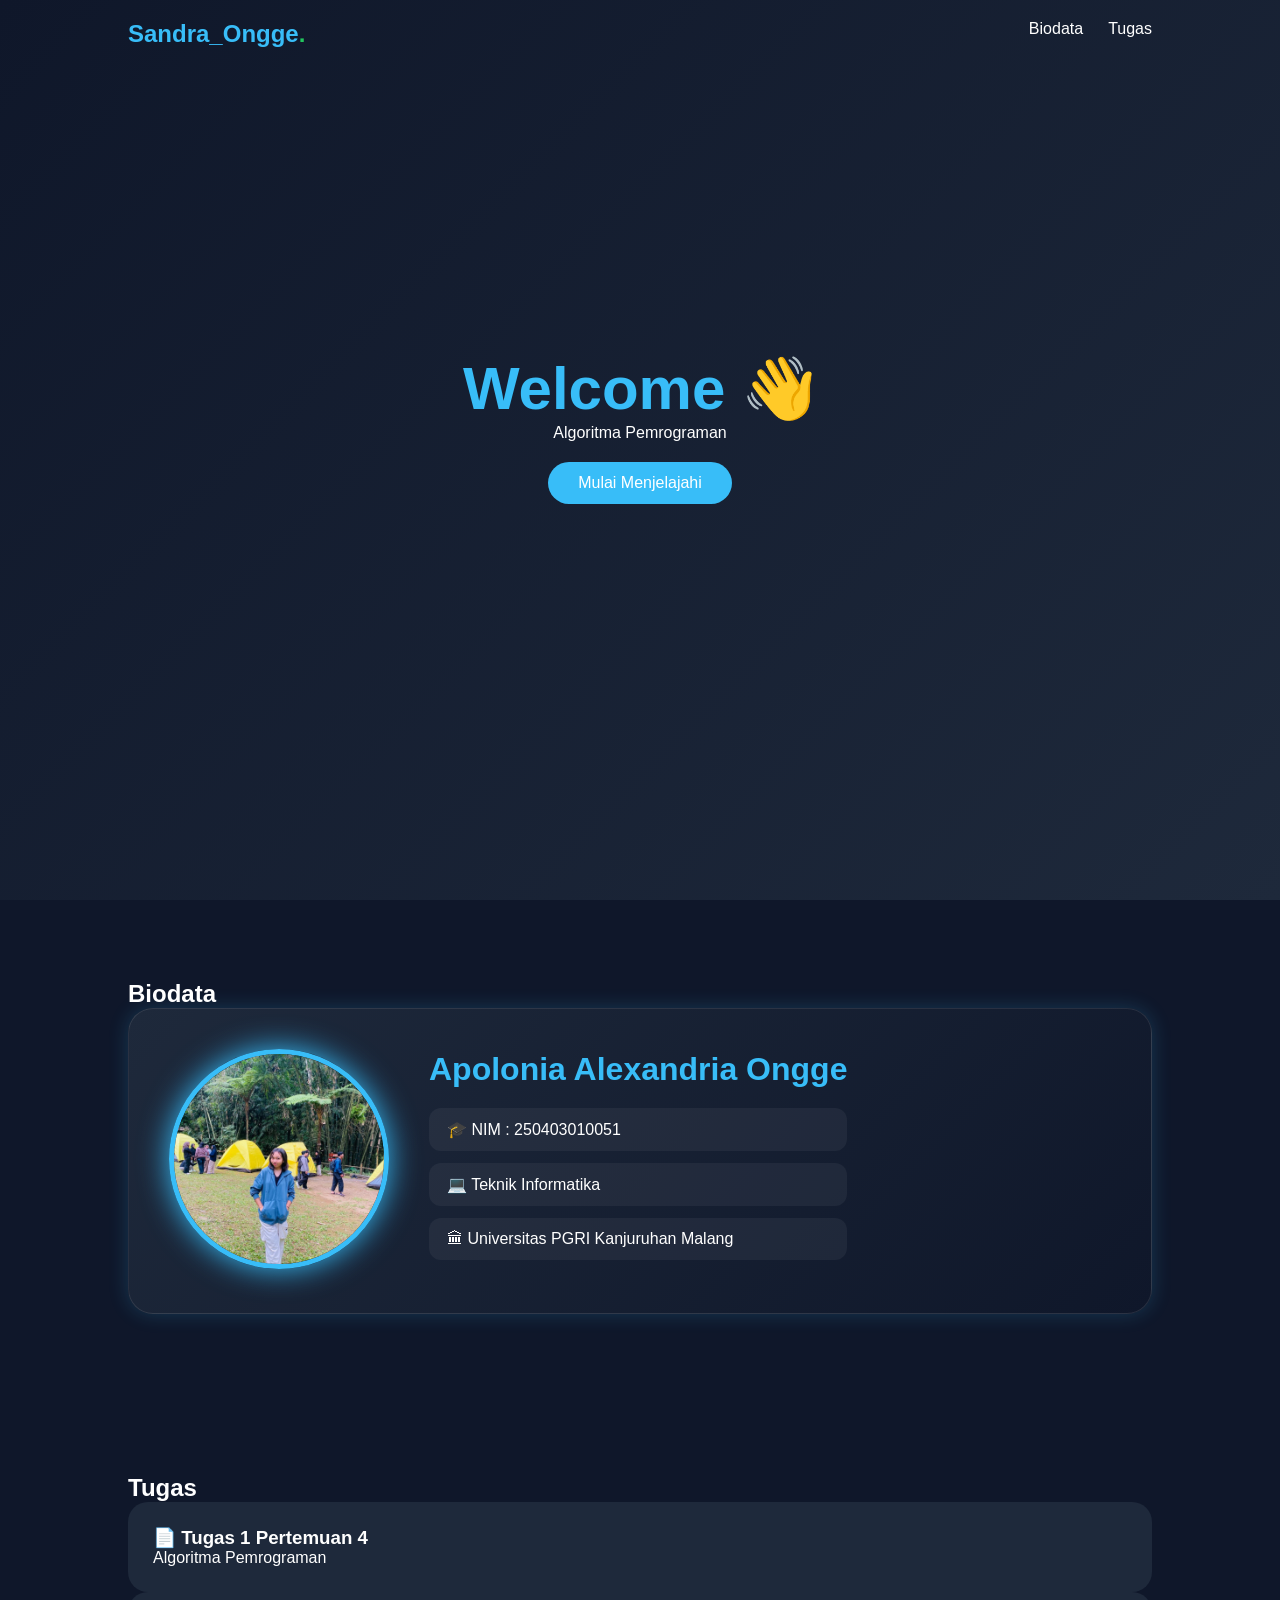
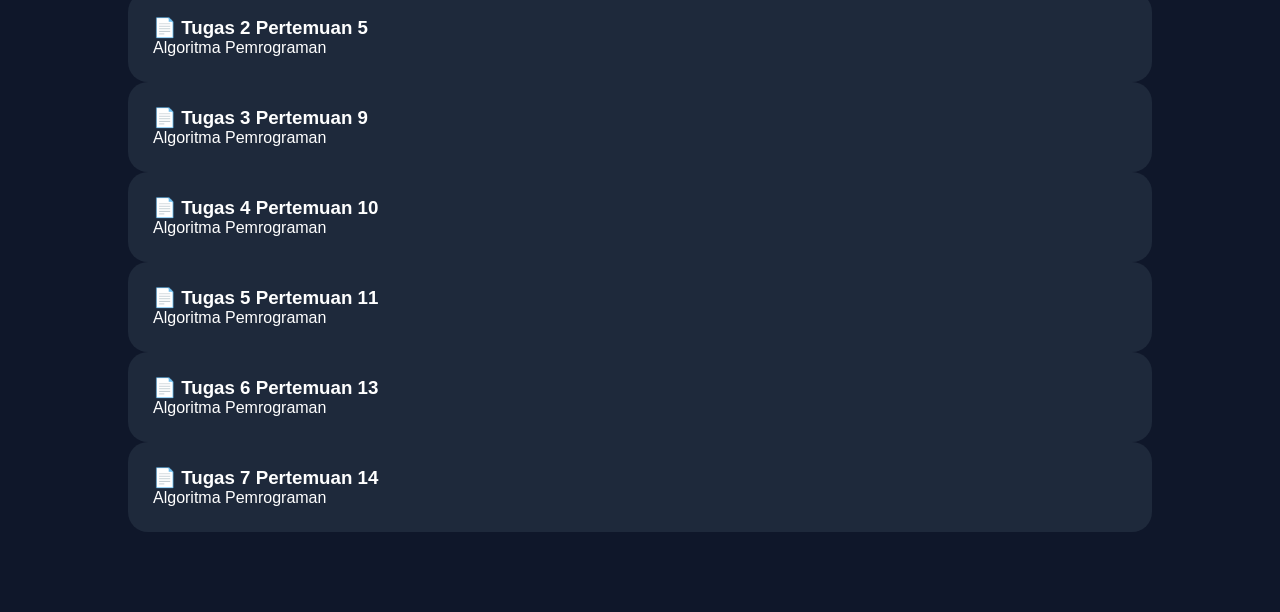
<file: index.html>
<!DOCTYPE html>
<html lang="id">
<head>
<meta charset="UTF-8">
<meta name="viewport" content="width=device-width, initial-scale=1.0">
<title>Algoritma Programming Hub</title>

<link rel="stylesheet" href="style.css">

<link rel="stylesheet"
href="https://cdnjs.cloudflare.com/ajax/libs/font-awesome/6.5.1/css/all.min.css">
</head>

<body>

<header>

<nav>
<h2 class="logo">Sandra_Ongge<span>.</span></h2>

<ul>
<li><a href="#about">Biodata</a></li>
<li><a href="#tugas">Tugas</a></li>
</ul>
</nav>

<div class="hero">
<h1 id="typing"></h1>

<p>
Algoritma Pemrograman
</p>

<a href="#tugas" class="btn">
Mulai Menjelajahi
</a>

</div>

</header>

<section id="about">

<h2>Biodata</h2>

<div class="card">

    <div class="profile-img">
    <img src="sandra.jpeg" alt="Sandra">
</div>

    <div class="profile-info">
        <h3>Apolonia Alexandria Ongge</h3>

        <div class="info-item">
            🎓 NIM : 250403010051
        </div>

        <div class="info-item">
            💻 Teknik Informatika
        </div>

        <div class="info-item">
            🏛 Universitas PGRI Kanjuruhan Malang
        </div>
    </div>

</div>



</section>

<section id="tugas">

<h2>Tugas</h2>

<div class="grid">

<a href="tugas1.html" class="task-box">
    <h3>📄 Tugas 1 Pertemuan 4</h3>
    <p> Algoritma Pemrograman</p>
</a>

<a href="tugas2.html" class="task-box">
    <h3>📄 Tugas 2 Pertemuan 5</h3>
    <p> Algoritma Pemrograman</p>
</a>

<a href="tugas3.html" class="task-box">
    <h3>📄 Tugas 3 Pertemuan 9</h3>
    <p> Algoritma Pemrograman</p>
</a>

<a href="tugas4.html" class="task-box">
    <h3>📄 Tugas 4 Pertemuan 10</h3>
    <p> Algoritma Pemrograman</p>
</a>

<a href="tugas5.html" class="task-box">
    <h3>📄 Tugas 5 Pertemuan 11</h3>
    <p> Algoritma Pemrograman</p>
</a>

<a href="tugas6.html" class="task-box">
    <h3>📄 Tugas 6 Pertemuan 13</h3>
    <p> Algoritma Pemrograman</p>
</a>

<a href="tugas7.html" class="task-box">
    <h3>📄 Tugas 7 Pertemuan 14</h3>
    <p> Algoritma Pemrograman</p>
</a>

</div>

<script src="script.js"></script>

</body>
</html>
</file>
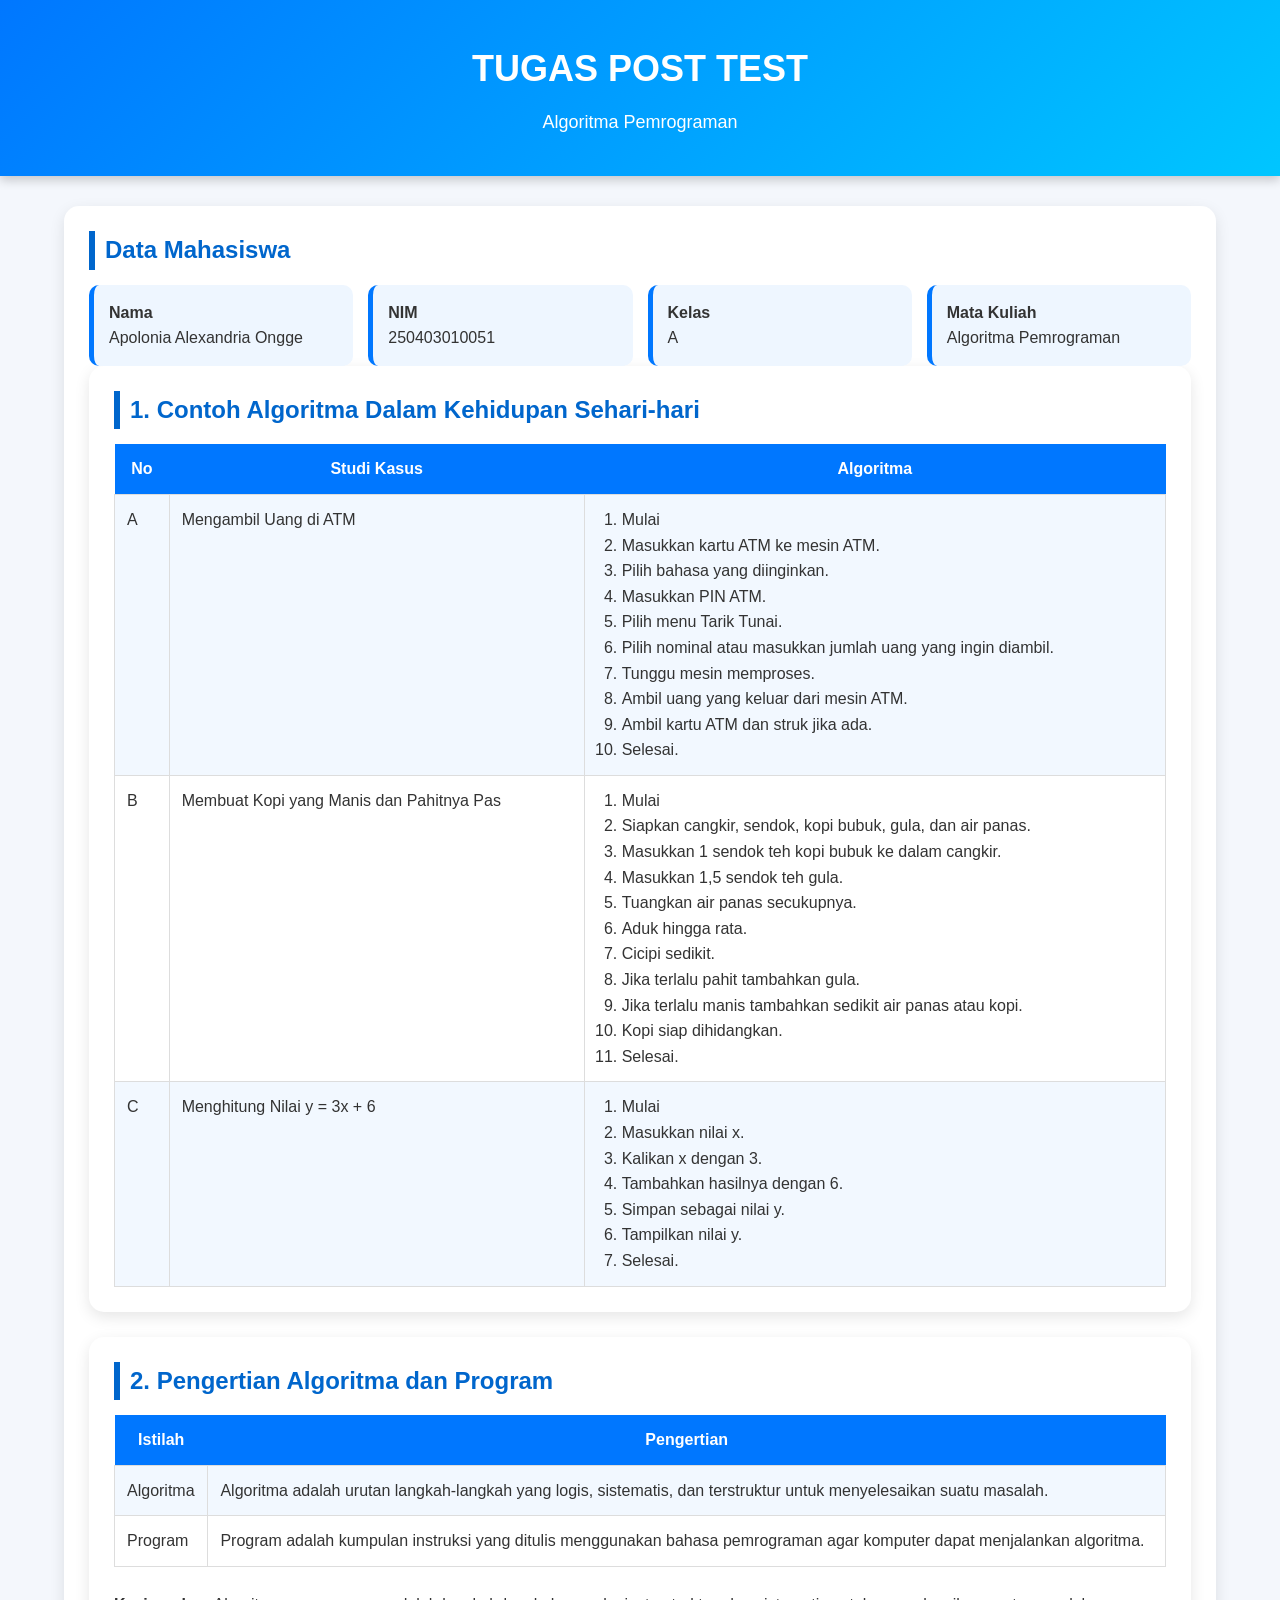
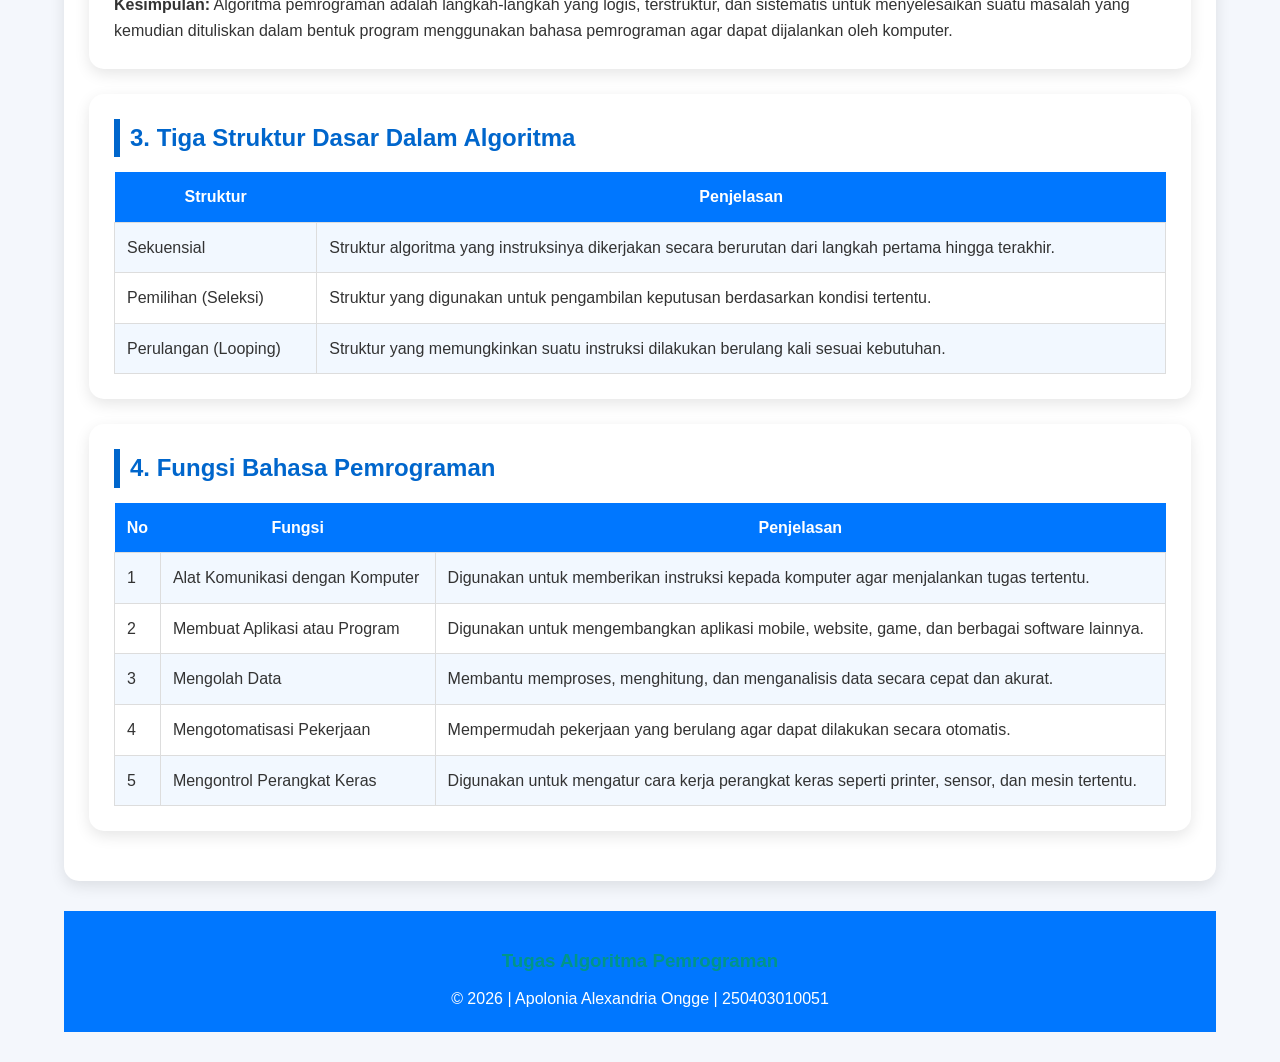
<file: tugas1.html>
<!DOCTYPE html>
<html lang="id">
<head>
<meta charset="UTF-8">
<meta name="viewport" content="width=device-width, initial-scale=1.0">
<title>Tugas Algoritma Pemrograman</title>

<style>
    *{
        margin:0;
        padding:0;
        box-sizing:border-box;
        font-family:'Segoe UI', Tahoma, Geneva, Verdana, sans-serif;
    }

    body{
        background:#f4f7fc;
        color:#333;
        line-height:1.6;
    }

    header{
        background:linear-gradient(135deg,#0077ff,#00c6ff);
        color:white;
        text-align:center;
        padding:40px;
        box-shadow:0 4px 10px rgba(0,0,0,0.2);
    }

    header h1{
        margin-bottom:10px;
        font-size:36px;
    }

    header p{
        font-size:18px;
    }

    .container{
        width:90%;
        max-width:1200px;
        margin:30px auto;
    }

    .card{
        background:white;
        padding:25px;
        margin-bottom:25px;
        border-radius:15px;
        box-shadow:0 5px 15px rgba(0,0,0,0.1);
    }

    h2{
        color:#0066cc;
        margin-bottom:15px;
        border-left:6px solid #0066cc;
        padding-left:10px;
    }

    h3{
        color:#009688;
        margin-top:15px;
        margin-bottom:10px;
    }

    table{
        width:100%;
        border-collapse:collapse;
        margin-top:15px;
    }

    table th{
        background:#0077ff;
        color:white;
        padding:12px;
    }

    table td{
        border:1px solid #ddd;
        padding:12px;
        vertical-align:top;
    }

    table tr:nth-child(even){
        background:#f2f8ff;
    }

    ol{
        margin-left:25px;
    }

    ul{
        margin-left:25px;
    }

    footer{
        background:#0077ff;
        color:white;
        text-align:center;
        padding:20px;
        margin-top:30px;
    }

    .info{
        display:grid;
        grid-template-columns:repeat(auto-fit,minmax(250px,1fr));
        gap:15px;
    }

    .box{
        background:#eef6ff;
        padding:15px;
        border-radius:10px;
        border-left:5px solid #0077ff;
    }

</style>
</head>

<body>

<header>
    <h1>TUGAS POST TEST</h1>
    <p>Algoritma Pemrograman</p>
</header>

<div class="container">

    <!-- DATA MAHASISWA -->
    <div class="card">
        <h2>Data Mahasiswa</h2>

        <div class="info">
            <div class="box">
                <strong>Nama</strong><br>
                Apolonia Alexandria Ongge
            </div>

            <div class="box">
                <strong>NIM</strong><br>
                250403010051
            </div>

            <div class="box">
                <strong>Kelas</strong><br>
                A
            </div>

            <div class="box">
                <strong>Mata Kuliah</strong><br>
                Algoritma Pemrograman
        </div>
    </div>

    <!-- SOAL DAN JAWABAN -->
    <div class="card">
        <h2>1. Contoh Algoritma Dalam Kehidupan Sehari-hari</h2>

        <table>
            <tr>
                <th>No</th>
                <th>Studi Kasus</th>
                <th>Algoritma</th>
            </tr>

            <tr>
                <td>A</td>
                <td>Mengambil Uang di ATM</td>
                <td>
                    <ol>
                        <li>Mulai</li>
                        <li>Masukkan kartu ATM ke mesin ATM.</li>
                        <li>Pilih bahasa yang diinginkan.</li>
                        <li>Masukkan PIN ATM.</li>
                        <li>Pilih menu Tarik Tunai.</li>
                        <li>Pilih nominal atau masukkan jumlah uang yang ingin diambil.</li>
                        <li>Tunggu mesin memproses.</li>
                        <li>Ambil uang yang keluar dari mesin ATM.</li>
                        <li>Ambil kartu ATM dan struk jika ada.</li>
                        <li>Selesai.</li>
                    </ol>
                </td>
            </tr>

            <tr>
                <td>B</td>
                <td>Membuat Kopi yang Manis dan Pahitnya Pas</td>
                <td>
                    <ol>
                        <li>Mulai</li>
                        <li>Siapkan cangkir, sendok, kopi bubuk, gula, dan air panas.</li>
                        <li>Masukkan 1 sendok teh kopi bubuk ke dalam cangkir.</li>
                        <li>Masukkan 1,5 sendok teh gula.</li>
                        <li>Tuangkan air panas secukupnya.</li>
                        <li>Aduk hingga rata.</li>
                        <li>Cicipi sedikit.</li>
                        <li>Jika terlalu pahit tambahkan gula.</li>
                        <li>Jika terlalu manis tambahkan sedikit air panas atau kopi.</li>
                        <li>Kopi siap dihidangkan.</li>
                        <li>Selesai.</li>
                    </ol>
                </td>
            </tr>

            <tr>
                <td>C</td>
                <td>Menghitung Nilai y = 3x + 6</td>
                <td>
                    <ol>
                        <li>Mulai</li>
                        <li>Masukkan nilai x.</li>
                        <li>Kalikan x dengan 3.</li>
                        <li>Tambahkan hasilnya dengan 6.</li>
                        <li>Simpan sebagai nilai y.</li>
                        <li>Tampilkan nilai y.</li>
                        <li>Selesai.</li>
                    </ol>
                </td>
            </tr>
        </table>
    </div>

    <!-- PENGERTIAN -->
    <div class="card">
        <h2>2. Pengertian Algoritma dan Program</h2>

        <table>
            <tr>
                <th>Istilah</th>
                <th>Pengertian</th>
            </tr>

            <tr>
                <td>Algoritma</td>
                <td>
                    Algoritma adalah urutan langkah-langkah yang logis,
                    sistematis, dan terstruktur untuk menyelesaikan suatu masalah.
                </td>
            </tr>

            <tr>
                <td>Program</td>
                <td>
                    Program adalah kumpulan instruksi yang ditulis menggunakan
                    bahasa pemrograman agar komputer dapat menjalankan algoritma.
                </td>
            </tr>
        </table>

        <br>

        <p>
            <strong>Kesimpulan:</strong> Algoritma pemrograman adalah langkah-langkah
            yang logis, terstruktur, dan sistematis untuk menyelesaikan suatu masalah
            yang kemudian dituliskan dalam bentuk program menggunakan bahasa
            pemrograman agar dapat dijalankan oleh komputer.
        </p>

    </div>

    <!-- STRUKTUR DASAR -->
    <div class="card">
        <h2>3. Tiga Struktur Dasar Dalam Algoritma</h2>

        <table>
            <tr>
                <th>Struktur</th>
                <th>Penjelasan</th>
            </tr>

            <tr>
                <td>Sekuensial</td>
                <td>
                    Struktur algoritma yang instruksinya dikerjakan secara
                    berurutan dari langkah pertama hingga terakhir.
                </td>
            </tr>

            <tr>
                <td>Pemilihan (Seleksi)</td>
                <td>
                    Struktur yang digunakan untuk pengambilan keputusan
                    berdasarkan kondisi tertentu.
                </td>
            </tr>

            <tr>
                <td>Perulangan (Looping)</td>
                <td>
                    Struktur yang memungkinkan suatu instruksi dilakukan
                    berulang kali sesuai kebutuhan.
                </td>
            </tr>

        </table>
    </div>

    <!-- FUNGSI BAHASA PEMROGRAMAN -->
    <div class="card">
        <h2>4. Fungsi Bahasa Pemrograman</h2>

        <table>
            <tr>
                <th>No</th>
                <th>Fungsi</th>
                <th>Penjelasan</th>
            </tr>

            <tr>
                <td>1</td>
                <td>Alat Komunikasi dengan Komputer</td>
                <td>
                    Digunakan untuk memberikan instruksi kepada komputer agar
                    menjalankan tugas tertentu.
                </td>
            </tr>

            <tr>
                <td>2</td>
                <td>Membuat Aplikasi atau Program</td>
                <td>
                    Digunakan untuk mengembangkan aplikasi mobile, website,
                    game, dan berbagai software lainnya.
                </td>
            </tr>

            <tr>
                <td>3</td>
                <td>Mengolah Data</td>
                <td>
                    Membantu memproses, menghitung, dan menganalisis data
                    secara cepat dan akurat.
                </td>
            </tr>

            <tr>
                <td>4</td>
                <td>Mengotomatisasi Pekerjaan</td>
                <td>
                    Mempermudah pekerjaan yang berulang agar dapat dilakukan
                    secara otomatis.
                </td>
            </tr>

            <tr>
                <td>5</td>
                <td>Mengontrol Perangkat Keras</td>
                <td>
                    Digunakan untuk mengatur cara kerja perangkat keras seperti
                    printer, sensor, dan mesin tertentu.
                </td>
            </tr>

        </table>
    </div>

</div>

<footer>
    <h3>Tugas Algoritma Pemrograman</h3>
    <p>© 2026 | Apolonia Alexandria Ongge | 250403010051</p>
</footer>

</body>
</html>
</file>
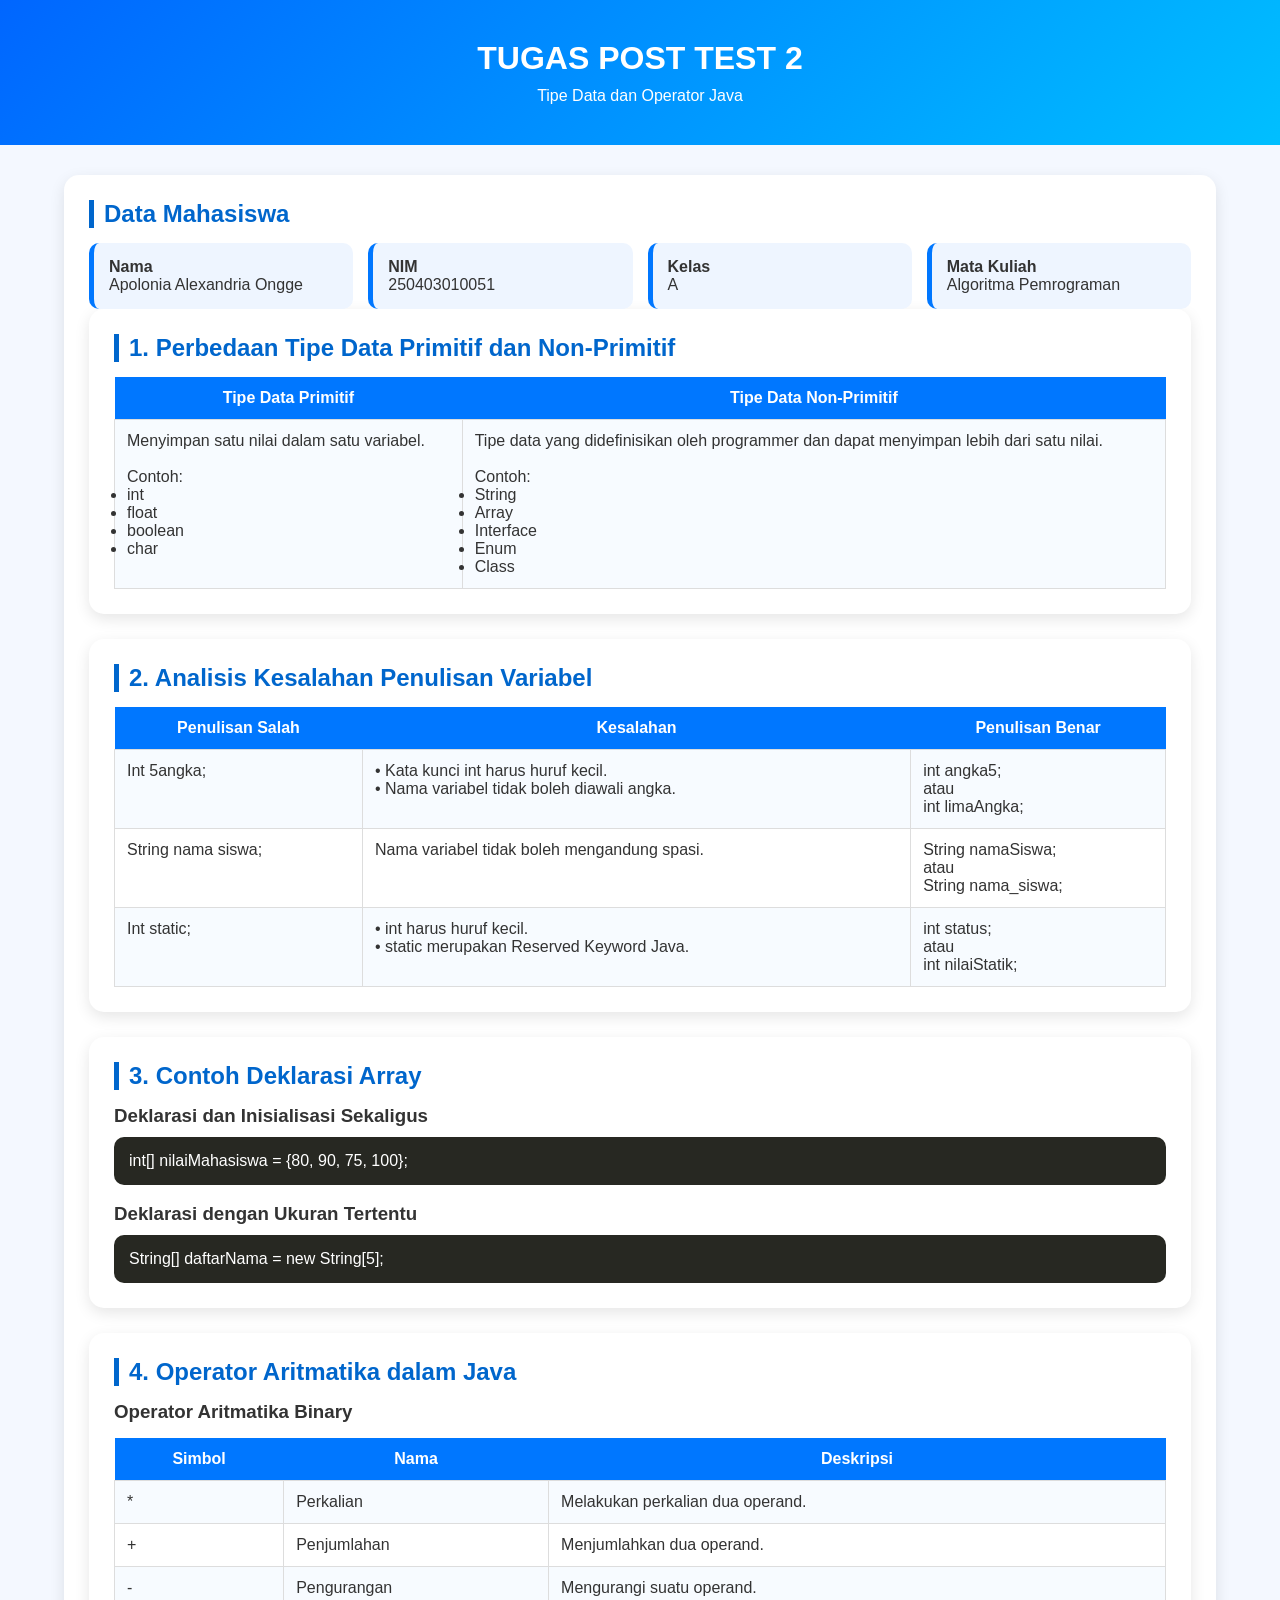
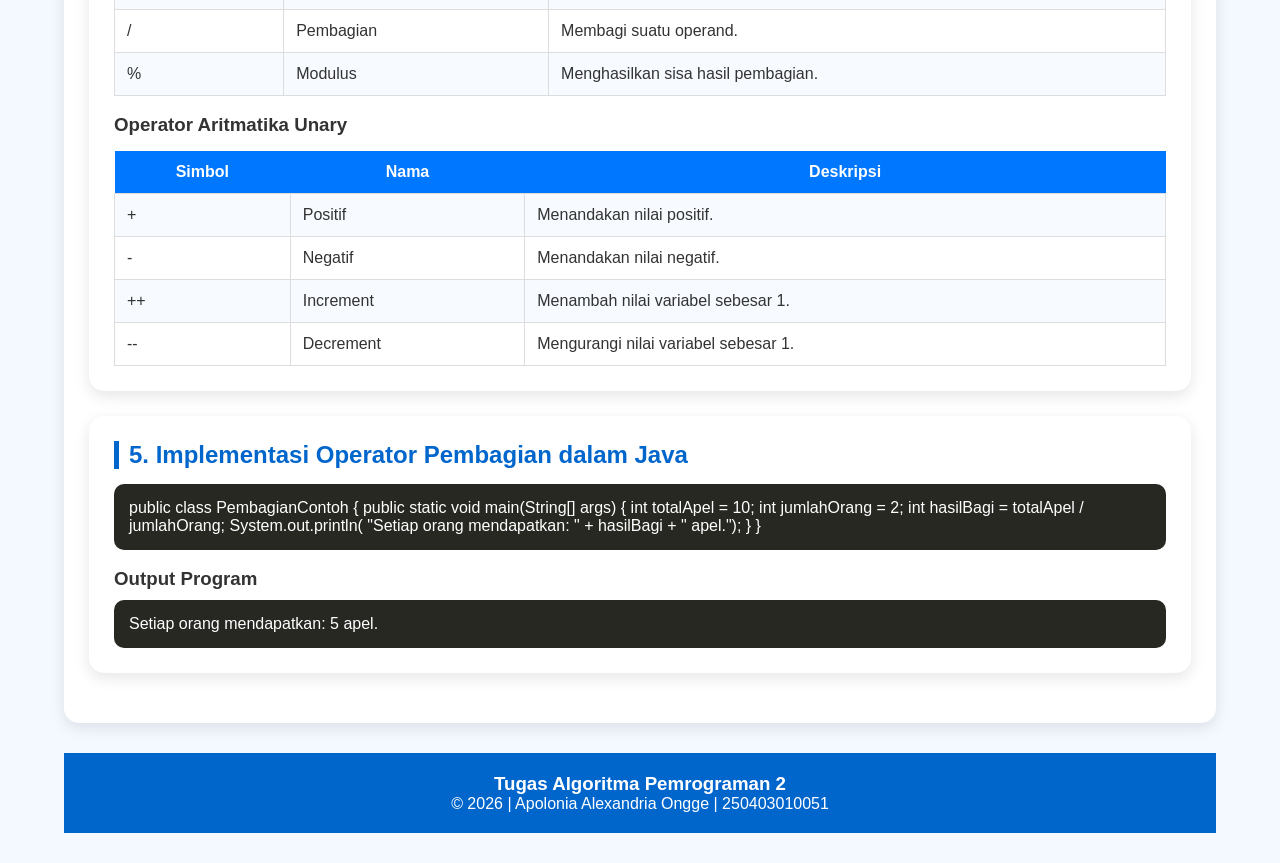
<file: tugas2.html>
<!DOCTYPE html>
<html lang="id">
<head>
<meta charset="UTF-8">
<meta name="viewport" content="width=device-width, initial-scale=1.0">
<title>Tugas 2 - Tipe Data dan Operator Java</title>

<style>
*{
    margin:0;
    padding:0;
    box-sizing:border-box;
    font-family:'Segoe UI', Tahoma, Geneva, Verdana, sans-serif;
}

body{
    background:#f4f8ff;
    color:#333;
}

header{
    background:linear-gradient(135deg,#0066ff,#00bfff);
    color:white;
    text-align:center;
    padding:40px;
}

header h1{
    margin-bottom:10px;
}

.container{
    width:90%;
    max-width:1200px;
    margin:30px auto;
}

.card{
    background:white;
    padding:25px;
    margin-bottom:25px;
    border-radius:15px;
    box-shadow:0 5px 15px rgba(0,0,0,0.1);
}

h2{
    color:#0066cc;
    margin-bottom:15px;
    border-left:5px solid #0066cc;
    padding-left:10px;
}

table{
    width:100%;
    border-collapse:collapse;
    margin-top:15px;
}

th{
    background:#0077ff;
    color:white;
    padding:12px;
}

td{
    border:1px solid #ddd;
    padding:12px;
    vertical-align:top;
}

tr:nth-child(even){
    background:#f7fbff;
}

.code{
    background:#272822;
    color:#ffffff;
    padding:15px;
    border-radius:10px;
    overflow:auto;
    margin-top:10px;
}

.info{
    display:grid;
    grid-template-columns:repeat(auto-fit,minmax(250px,1fr));
    gap:15px;
}

.box{
    background:#eef5ff;
    padding:15px;
    border-left:5px solid #0077ff;
    border-radius:10px;
}

footer{
    background:#0066cc;
    color:white;
    text-align:center;
    padding:20px;
    margin-top:30px;
}
</style>

</head>
<body>

<header>
    <h1>TUGAS POST TEST 2</h1>
    <p>Tipe Data dan Operator Java</p>
</header>

<div class="container">

    <!-- DATA MAHASISWA -->
    <div class="card">
        <h2>Data Mahasiswa</h2>

        <div class="info">
            <div class="box">
                <strong>Nama</strong><br>
                Apolonia Alexandria Ongge
            </div>

            <div class="box">
                <strong>NIM</strong><br>
                250403010051
            </div>

            <div class="box">
                <strong>Kelas</strong><br>
                A
            </div>

            <div class="box">
                <strong>Mata Kuliah</strong><br>
                Algoritma Pemrograman
        </div>
    </div>

    <!-- SOAL 1 -->
    <div class="card">
        <h2>1. Perbedaan Tipe Data Primitif dan Non-Primitif</h2>

        <table>
            <tr>
                <th>Tipe Data Primitif</th>
                <th>Tipe Data Non-Primitif</th>
            </tr>

            <tr>
                <td>
                    Menyimpan satu nilai dalam satu variabel.
                    <br><br>
                    Contoh:
                    <ul>
                        <li>int</li>
                        <li>float</li>
                        <li>boolean</li>
                        <li>char</li>
                    </ul>
                </td>

                <td>
                    Tipe data yang didefinisikan oleh programmer dan dapat
                    menyimpan lebih dari satu nilai.
                    <br><br>
                    Contoh:
                    <ul>
                        <li>String</li>
                        <li>Array</li>
                        <li>Interface</li>
                        <li>Enum</li>
                        <li>Class</li>
                    </ul>
                </td>
            </tr>
        </table>
    </div>

    <!-- SOAL 2 -->
    <div class="card">
        <h2>2. Analisis Kesalahan Penulisan Variabel</h2>

        <table>
            <tr>
                <th>Penulisan Salah</th>
                <th>Kesalahan</th>
                <th>Penulisan Benar</th>
            </tr>

            <tr>
                <td>Int 5angka;</td>
                <td>
                    • Kata kunci int harus huruf kecil.<br>
                    • Nama variabel tidak boleh diawali angka.
                </td>
                <td>
                    int angka5;<br>
                    atau<br>
                    int limaAngka;
                </td>
            </tr>

            <tr>
                <td>String nama siswa;</td>
                <td>
                    Nama variabel tidak boleh mengandung spasi.
                </td>
                <td>
                    String namaSiswa;<br>
                    atau<br>
                    String nama_siswa;
                </td>
            </tr>

            <tr>
                <td>Int static;</td>
                <td>
                    • int harus huruf kecil.<br>
                    • static merupakan Reserved Keyword Java.
                </td>
                <td>
                    int status;<br>
                    atau<br>
                    int nilaiStatik;
                </td>
            </tr>
        </table>
    </div>

    <!-- SOAL 3 -->
    <div class="card">
        <h2>3. Contoh Deklarasi Array</h2>

        <h3>Deklarasi dan Inisialisasi Sekaligus</h3>

        <div class="code">
int[] nilaiMahasiswa = {80, 90, 75, 100};
        </div>

        <br>

        <h3>Deklarasi dengan Ukuran Tertentu</h3>

        <div class="code">
String[] daftarNama = new String[5];
        </div>

    </div>

    <!-- SOAL 4 -->
    <div class="card">
        <h2>4. Operator Aritmatika dalam Java</h2>

        <h3>Operator Aritmatika Binary</h3>

        <table>
            <tr>
                <th>Simbol</th>
                <th>Nama</th>
                <th>Deskripsi</th>
            </tr>

            <tr>
                <td>*</td>
                <td>Perkalian</td>
                <td>Melakukan perkalian dua operand.</td>
            </tr>

            <tr>
                <td>+</td>
                <td>Penjumlahan</td>
                <td>Menjumlahkan dua operand.</td>
            </tr>

            <tr>
                <td>-</td>
                <td>Pengurangan</td>
                <td>Mengurangi suatu operand.</td>
            </tr>

            <tr>
                <td>/</td>
                <td>Pembagian</td>
                <td>Membagi suatu operand.</td>
            </tr>

            <tr>
                <td>%</td>
                <td>Modulus</td>
                <td>Menghasilkan sisa hasil pembagian.</td>
            </tr>
        </table>

        <br>

        <h3>Operator Aritmatika Unary</h3>

        <table>
            <tr>
                <th>Simbol</th>
                <th>Nama</th>
                <th>Deskripsi</th>
            </tr>

            <tr>
                <td>+</td>
                <td>Positif</td>
                <td>Menandakan nilai positif.</td>
            </tr>

            <tr>
                <td>-</td>
                <td>Negatif</td>
                <td>Menandakan nilai negatif.</td>
            </tr>

            <tr>
                <td>++</td>
                <td>Increment</td>
                <td>Menambah nilai variabel sebesar 1.</td>
            </tr>

            <tr>
                <td>--</td>
                <td>Decrement</td>
                <td>Mengurangi nilai variabel sebesar 1.</td>
            </tr>
        </table>

    </div>

    <!-- SOAL 5 -->
    <div class="card">
        <h2>5. Implementasi Operator Pembagian dalam Java</h2>

        <div class="code">
public class PembagianContoh {

    public static void main(String[] args) {

        int totalApel = 10;
        int jumlahOrang = 2;

        int hasilBagi = totalApel / jumlahOrang;

        System.out.println(
        "Setiap orang mendapatkan: "
        + hasilBagi + " apel.");

    }

}
        </div>

        <br>

        <h3>Output Program</h3>

        <div class="code">
Setiap orang mendapatkan: 5 apel.
        </div>

    </div>

</div>

<footer>
    <h3>Tugas Algoritma Pemrograman 2</h3>
    <p>© 2026 | Apolonia Alexandria Ongge | 250403010051</p>
</footer>

</body>
</html>
</file>
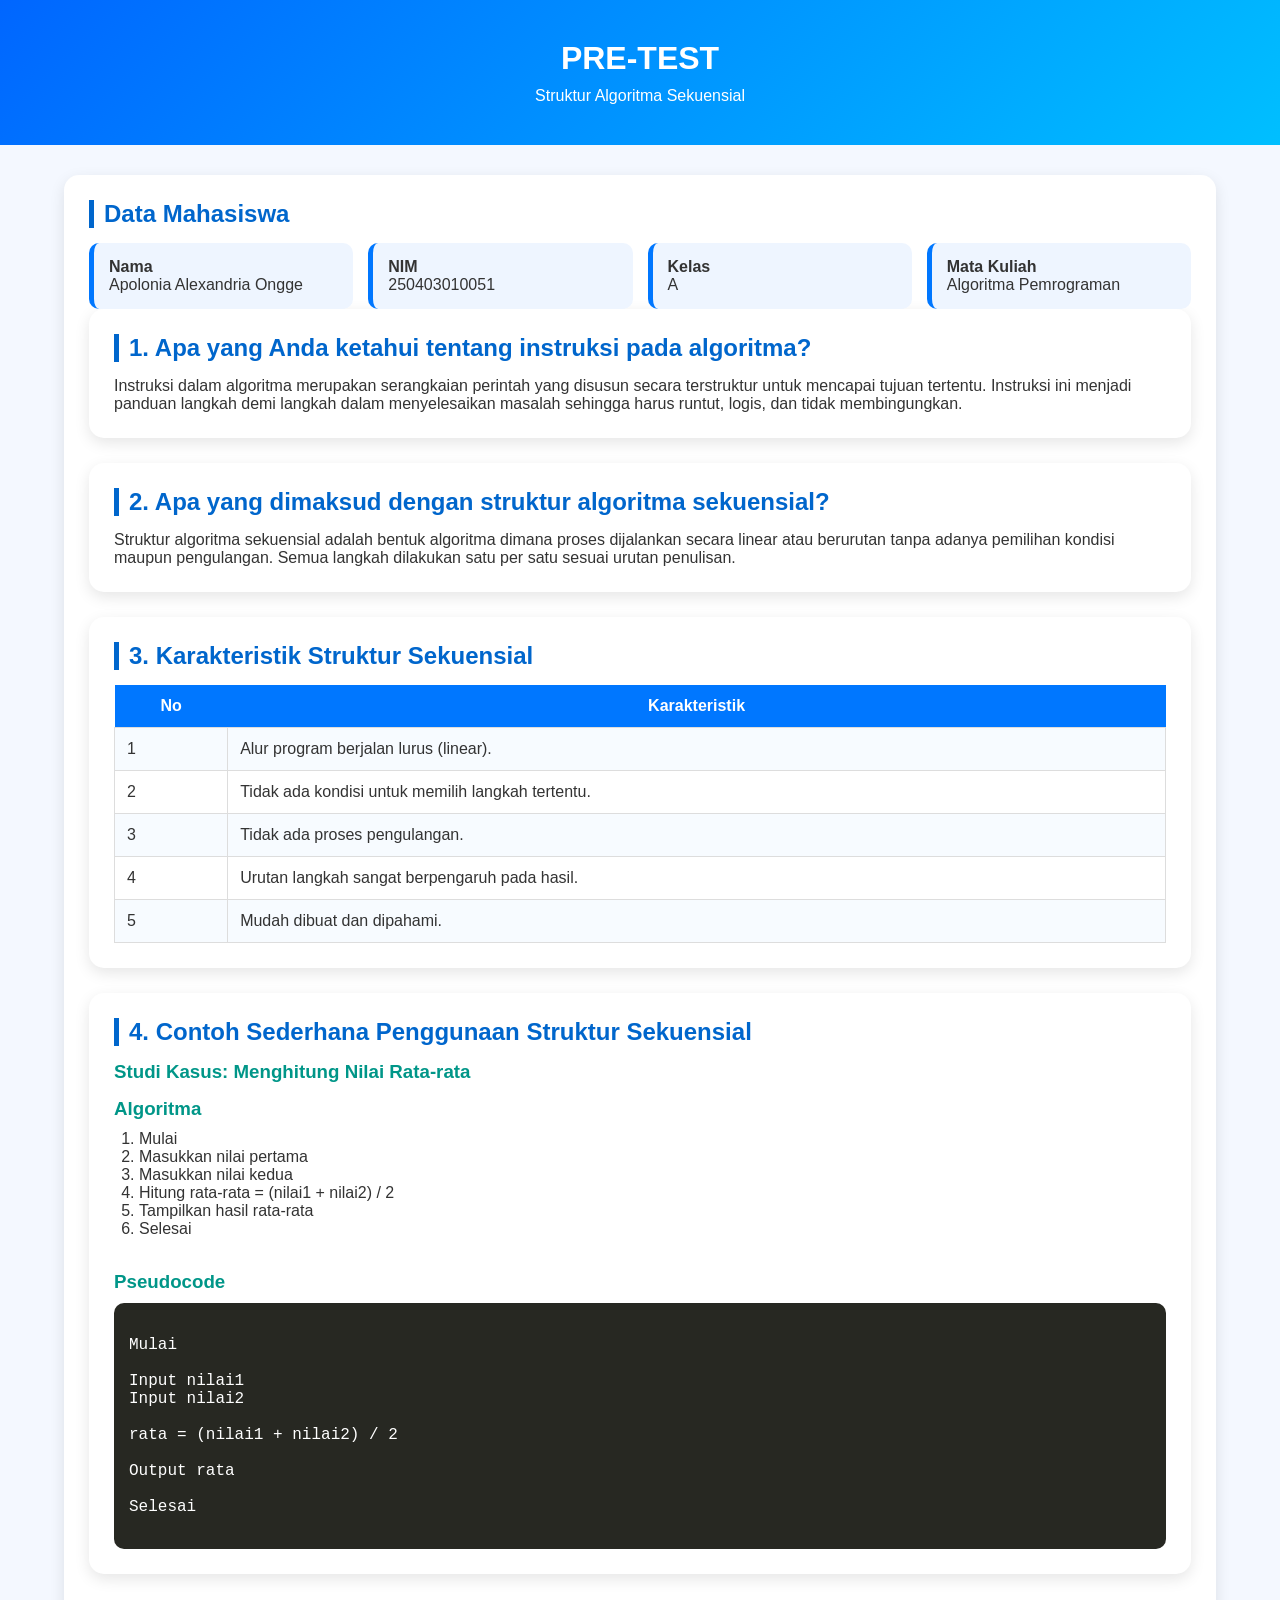
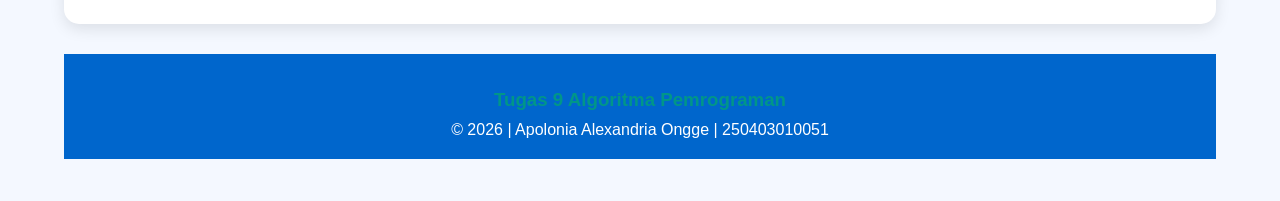
<file: tugas3.html>
<!DOCTYPE html>
<html lang="id">
<head>
    <meta charset="UTF-8">
    <meta name="viewport" content="width=device-width, initial-scale=1.0">
    <title>Tugas 3 Pertemuan 9 Algoritma Pemrograman - Struktur Sekuensial</title>

    <style>
        *{
            margin:0;
            padding:0;
            box-sizing:border-box;
            font-family:'Segoe UI', Tahoma, Geneva, Verdana, sans-serif;
        }

        body{
            background:#f4f8ff;
            color:#333;
        }

        header{
            background:linear-gradient(135deg,#0066ff,#00bfff);
            color:white;
            text-align:center;
            padding:40px;
        }

        header h1{
            margin-bottom:10px;
        }

        .container{
            width:90%;
            max-width:1200px;
            margin:30px auto;
        }

        .card{
            background:white;
            padding:25px;
            margin-bottom:25px;
            border-radius:15px;
            box-shadow:0 5px 15px rgba(0,0,0,0.1);
        }

        h2{
            color:#0066cc;
            margin-bottom:15px;
            border-left:5px solid #0066cc;
            padding-left:10px;
        }

        h3{
            color:#009688;
            margin-top:15px;
            margin-bottom:10px;
        }

        table{
            width:100%;
            border-collapse:collapse;
            margin-top:15px;
        }

        th{
            background:#0077ff;
            color:white;
            padding:12px;
        }

        td{
            border:1px solid #ddd;
            padding:12px;
            vertical-align:top;
        }

        tr:nth-child(even){
            background:#f7fbff;
        }

        ul, ol{
            margin-left:25px;
            margin-top:10px;
        }

        .info{
            display:grid;
            grid-template-columns:repeat(auto-fit,minmax(250px,1fr));
            gap:15px;
        }

        .box{
            background:#eef5ff;
            padding:15px;
            border-left:5px solid #0077ff;
            border-radius:10px;
        }

        .code{
            background:#272822;
            color:white;
            padding:15px;
            border-radius:10px;
            overflow-x:auto;
            margin-top:10px;
            font-family:Consolas, monospace;
            white-space:pre-wrap;
        }

        footer{
            background:#0066cc;
            color:white;
            text-align:center;
            padding:20px;
            margin-top:30px;
        }
    </style>
</head>

<body>

<header>
    <h1>PRE-TEST</h1>
    <p>Struktur Algoritma Sekuensial</p>
</header>

<div class="container">

    <!-- DATA MAHASISWA -->
    <div class="card">
        <h2>Data Mahasiswa</h2>

        <div class="info">
            <div class="box">
                <strong>Nama</strong><br>
                Apolonia Alexandria Ongge
            </div>

            <div class="box">
                <strong>NIM</strong><br>
                250403010051
            </div>

            <div class="box">
                <strong>Kelas</strong><br>
                A
            </div>

            <div class="box">
                <strong>Mata Kuliah</strong><br>
                Algoritma Pemrograman
        </div>
    </div>

    <!-- SOAL 1 -->
    <div class="card">
        <h2>1. Apa yang Anda ketahui tentang instruksi pada algoritma?</h2>

        <p>
            Instruksi dalam algoritma merupakan serangkaian perintah yang disusun
            secara terstruktur untuk mencapai tujuan tertentu. Instruksi ini menjadi
            panduan langkah demi langkah dalam menyelesaikan masalah sehingga harus
            runtut, logis, dan tidak membingungkan.
        </p>
    </div>

    <!-- SOAL 2 -->
    <div class="card">
        <h2>2. Apa yang dimaksud dengan struktur algoritma sekuensial?</h2>

        <p>
            Struktur algoritma sekuensial adalah bentuk algoritma dimana proses
            dijalankan secara linear atau berurutan tanpa adanya pemilihan kondisi
            maupun pengulangan. Semua langkah dilakukan satu per satu sesuai
            urutan penulisan.
        </p>
    </div>

    <!-- SOAL 3 -->
    <div class="card">
        <h2>3. Karakteristik Struktur Sekuensial</h2>

        <table>
            <tr>
                <th>No</th>
                <th>Karakteristik</th>
            </tr>

            <tr>
                <td>1</td>
                <td>Alur program berjalan lurus (linear).</td>
            </tr>

            <tr>
                <td>2</td>
                <td>Tidak ada kondisi untuk memilih langkah tertentu.</td>
            </tr>

            <tr>
                <td>3</td>
                <td>Tidak ada proses pengulangan.</td>
            </tr>

            <tr>
                <td>4</td>
                <td>Urutan langkah sangat berpengaruh pada hasil.</td>
            </tr>

            <tr>
                <td>5</td>
                <td>Mudah dibuat dan dipahami.</td>
            </tr>
        </table>
    </div>

    <!-- SOAL 4 -->
    <div class="card">
        <h2>4. Contoh Sederhana Penggunaan Struktur Sekuensial</h2>

        <h3>Studi Kasus: Menghitung Nilai Rata-rata</h3>

        <h3>Algoritma</h3>

        <ol>
            <li>Mulai</li>
            <li>Masukkan nilai pertama</li>
            <li>Masukkan nilai kedua</li>
            <li>Hitung rata-rata = (nilai1 + nilai2) / 2</li>
            <li>Tampilkan hasil rata-rata</li>
            <li>Selesai</li>
        </ol>

        <br>

        <h3>Pseudocode</h3>

        <div class="code">
Mulai

Input nilai1
Input nilai2

rata = (nilai1 + nilai2) / 2

Output rata

Selesai
        </div>

    </div>

</div>

<footer>
    <h3>Tugas 9 Algoritma Pemrograman</h3>
    <p>© 2026 | Apolonia Alexandria Ongge | 250403010051</p>
</footer>

</body>
</html>
</file>
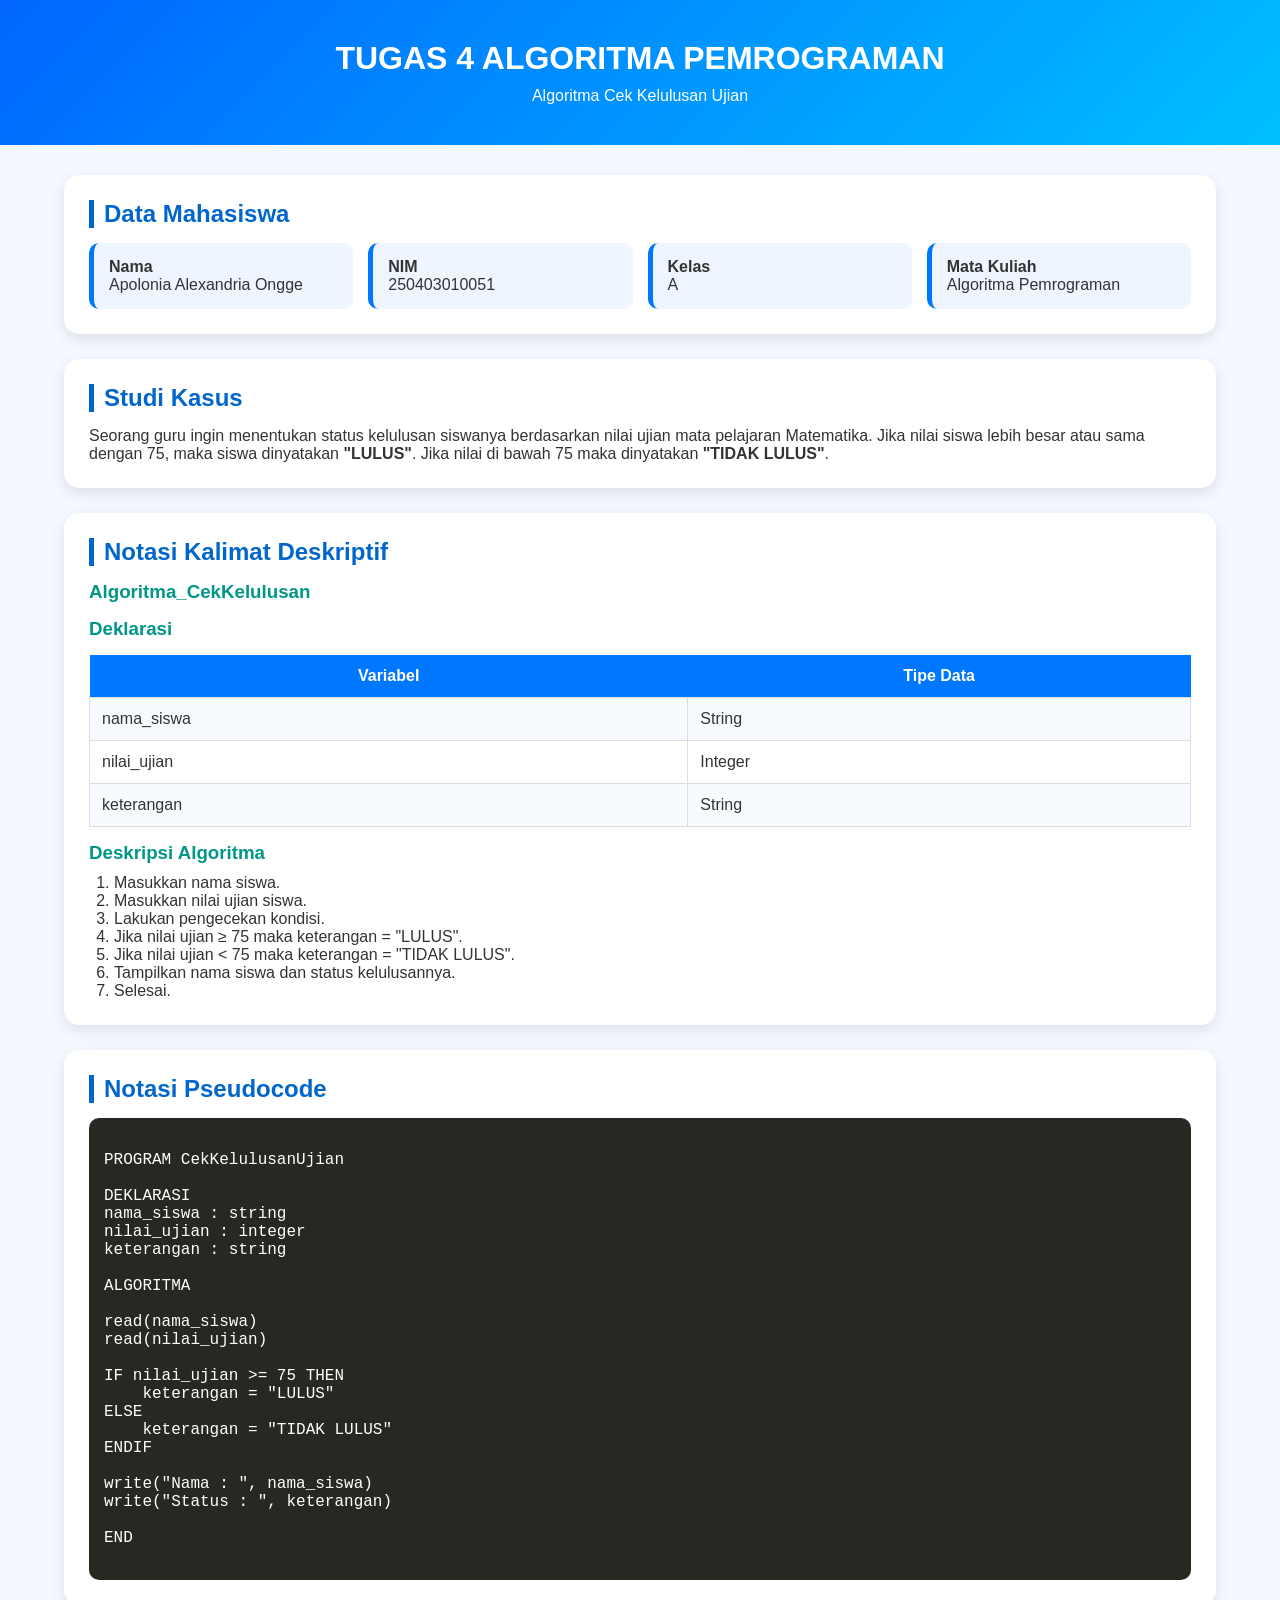
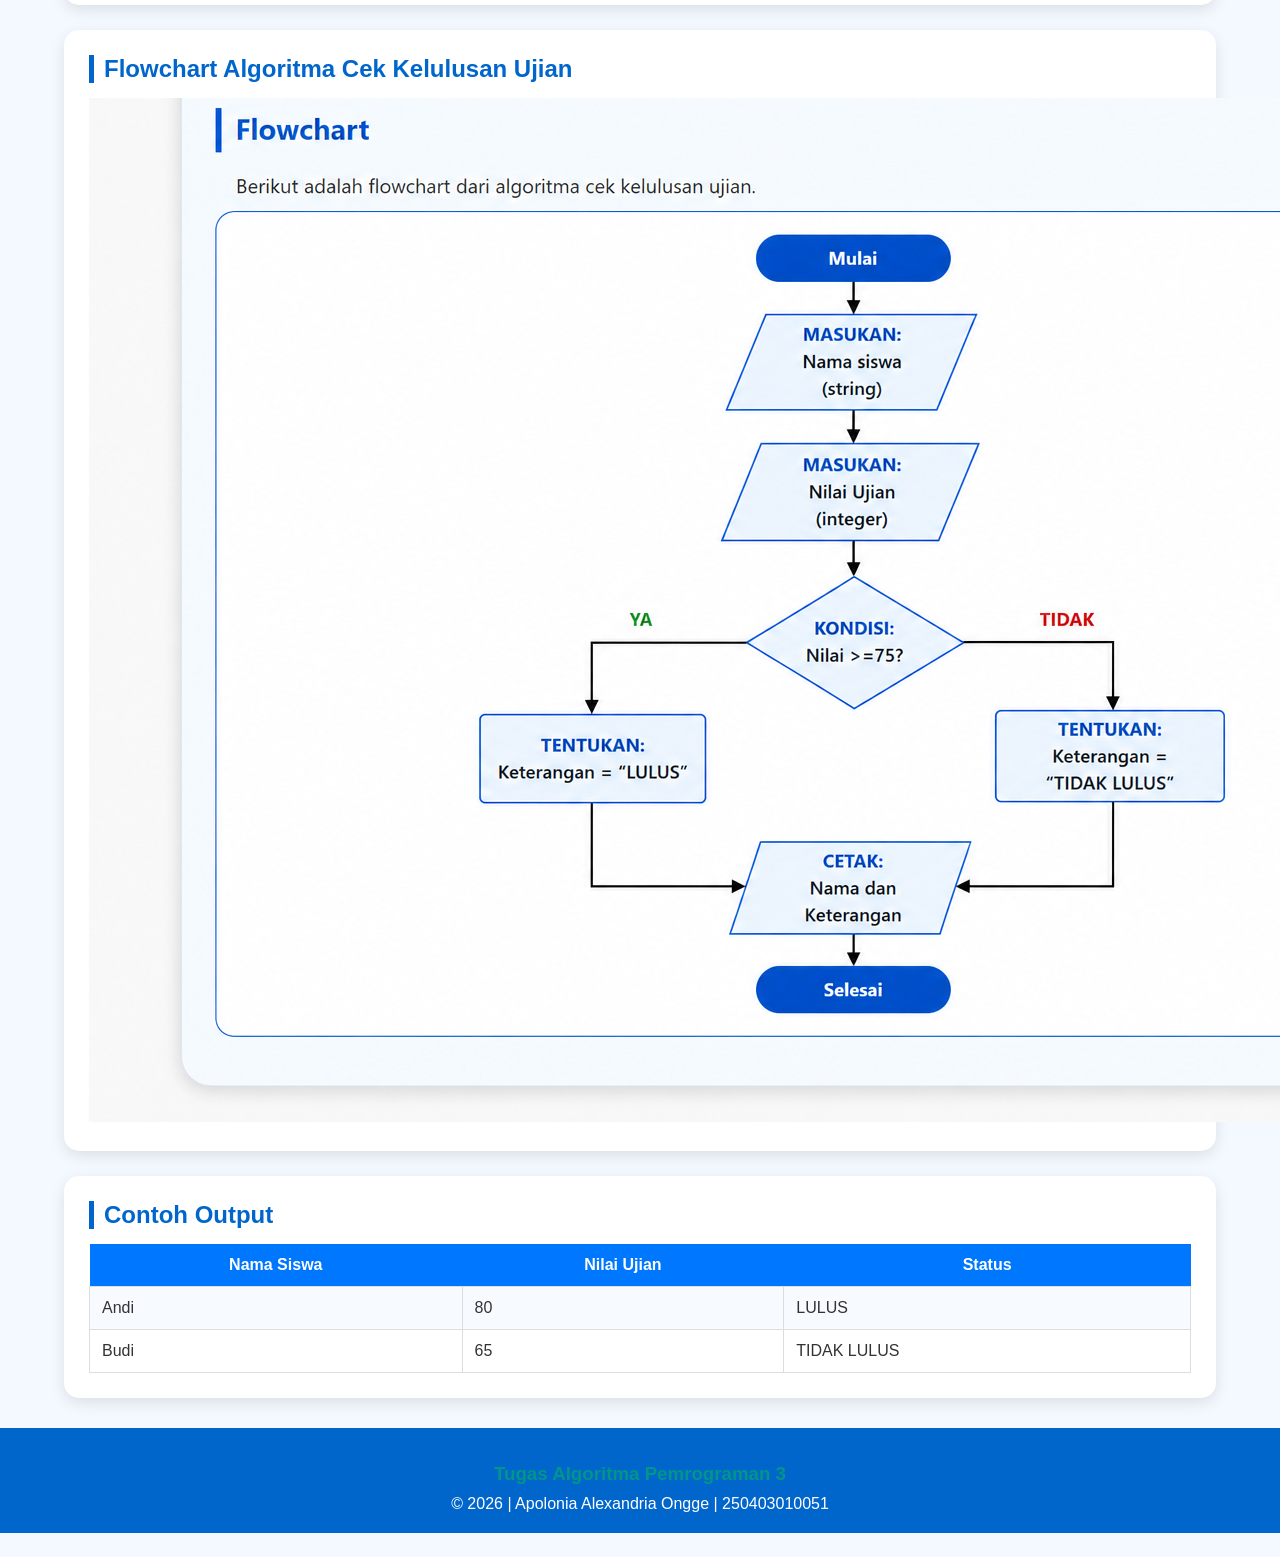
<file: tugas4.html>
<!DOCTYPE html>
<html lang="id">
<head>
<meta charset="UTF-8">
<meta name="viewport" content="width=device-width, initial-scale=1.0">
<title>Tugas 4 - Algoritma Cek Kelulusan Ujian</title>

<style>
*{
    margin:0;
    padding:0;
    box-sizing:border-box;
    font-family:'Segoe UI', Tahoma, Geneva, Verdana, sans-serif;
}

body{
    background:#f4f8ff;
    color:#333;
}

header{
    background:linear-gradient(135deg,#0066ff,#00bfff);
    color:white;
    text-align:center;
    padding:40px;
}

header h1{
    margin-bottom:10px;
}

.container{
    width:90%;
    max-width:1200px;
    margin:30px auto;
}

.card{
    background:white;
    padding:25px;
    margin-bottom:25px;
    border-radius:15px;
    box-shadow:0 5px 15px rgba(0,0,0,0.1);
}

h2{
    color:#0066cc;
    border-left:5px solid #0066cc;
    padding-left:10px;
    margin-bottom:15px;
}

h3{
    color:#009688;
    margin-top:15px;
    margin-bottom:10px;
}

table{
    width:100%;
    border-collapse:collapse;
    margin-top:15px;
}

th{
    background:#0077ff;
    color:white;
    padding:12px;
}

td{
    border:1px solid #ddd;
    padding:12px;
    vertical-align:top;
}

tr:nth-child(even){
    background:#f7fbff;
}

.info{
    display:grid;
    grid-template-columns:repeat(auto-fit,minmax(250px,1fr));
    gap:15px;
}

.box{
    background:#eef5ff;
    padding:15px;
    border-left:5px solid #0077ff;
    border-radius:10px;
}

.code{
    background:#272822;
    color:white;
    padding:15px;
    border-radius:10px;
    overflow-x:auto;
    white-space:pre-wrap;
    font-family:Consolas, monospace;
    margin-top:10px;
}

.flowchart{
    background:#f8f9fa;
    border:2px solid #0077ff;
    border-radius:10px;
    padding:20px;
    font-family:Consolas, monospace;
    line-height:1.8;
}

ol{
    margin-left:25px;
}

footer{
    background:#0066cc;
    color:white;
    text-align:center;
    padding:20px;
    margin-top:30px;
}
</style>

</head>
<body>

<header>
    <h1>TUGAS 4 ALGORITMA PEMROGRAMAN</h1>
    <p>Algoritma Cek Kelulusan Ujian</p>
</header>

<div class="container">

    <!-- DATA MAHASISWA -->
    <div class="card">
        <h2>Data Mahasiswa</h2>

        <div class="info">
            <div class="box">
                <strong>Nama</strong><br>
                Apolonia Alexandria Ongge
            </div>

            <div class="box">
                <strong>NIM</strong><br>
                250403010051
            </div>

            <div class="box">
                <strong>Kelas</strong><br>
                A
            </div>

            <div class="box">
                <strong>Mata Kuliah</strong><br>
                Algoritma Pemrograman
            </div>
        </div>
    </div>

    <!-- STUDI KASUS -->
    <div class="card">
        <h2>Studi Kasus</h2>

        <p>
            Seorang guru ingin menentukan status kelulusan siswanya berdasarkan
            nilai ujian mata pelajaran Matematika.
            Jika nilai siswa lebih besar atau sama dengan 75,
            maka siswa dinyatakan <strong>"LULUS"</strong>.
            Jika nilai di bawah 75 maka dinyatakan
            <strong>"TIDAK LULUS"</strong>.
        </p>
    </div>

    <!-- NOTASI DESKRIPTIF -->
    <div class="card">
        <h2>Notasi Kalimat Deskriptif</h2>

        <h3>Algoritma_CekKelulusan</h3>

        <h3>Deklarasi</h3>

        <table>
            <tr>
                <th>Variabel</th>
                <th>Tipe Data</th>
            </tr>

            <tr>
                <td>nama_siswa</td>
                <td>String</td>
            </tr>

            <tr>
                <td>nilai_ujian</td>
                <td>Integer</td>
            </tr>

            <tr>
                <td>keterangan</td>
                <td>String</td>
            </tr>
        </table>

        <h3>Deskripsi Algoritma</h3>

        <ol>
            <li>Masukkan nama siswa.</li>
            <li>Masukkan nilai ujian siswa.</li>
            <li>Lakukan pengecekan kondisi.</li>
            <li>Jika nilai ujian ≥ 75 maka keterangan = "LULUS".</li>
            <li>Jika nilai ujian < 75 maka keterangan = "TIDAK LULUS".</li>
            <li>Tampilkan nama siswa dan status kelulusannya.</li>
            <li>Selesai.</li>
        </ol>

    </div>

    <!-- PSEUDOCODE -->
    <div class="card">
        <h2>Notasi Pseudocode</h2>

        <div class="code">
PROGRAM CekKelulusanUjian

DEKLARASI
nama_siswa : string
nilai_ujian : integer
keterangan : string

ALGORITMA

read(nama_siswa)
read(nilai_ujian)

IF nilai_ujian >= 75 THEN
    keterangan = "LULUS"
ELSE
    keterangan = "TIDAK LULUS"
ENDIF

write("Nama : ", nama_siswa)
write("Status : ", keterangan)

END
        </div>

    </div>

  <!-- FLOWCHART -->
<div class="card">
    <h2>Flowchart Algoritma Cek Kelulusan Ujian</h2>

    <div class="flowchart-container">
        <img src="flowchart.png"
             alt="Flowchart Cek Kelulusan Ujian"
             class="flowchart-img">
    </div>
</div>

    <!-- CONTOH OUTPUT -->
    <div class="card">
        <h2>Contoh Output</h2>

        <table>
            <tr>
                <th>Nama Siswa</th>
                <th>Nilai Ujian</th>
                <th>Status</th>
            </tr>

            <tr>
                <td>Andi</td>
                <td>80</td>
                <td>LULUS</td>
            </tr>

            <tr>
                <td>Budi</td>
                <td>65</td>
                <td>TIDAK LULUS</td>
            </tr>
        </table>

    </div>

</div>

<footer>
    <h3>Tugas Algoritma Pemrograman 3</h3>
    <p>© 2026 | Apolonia Alexandria Ongge | 250403010051</p>
</footer>

</body>
</html>
</file>
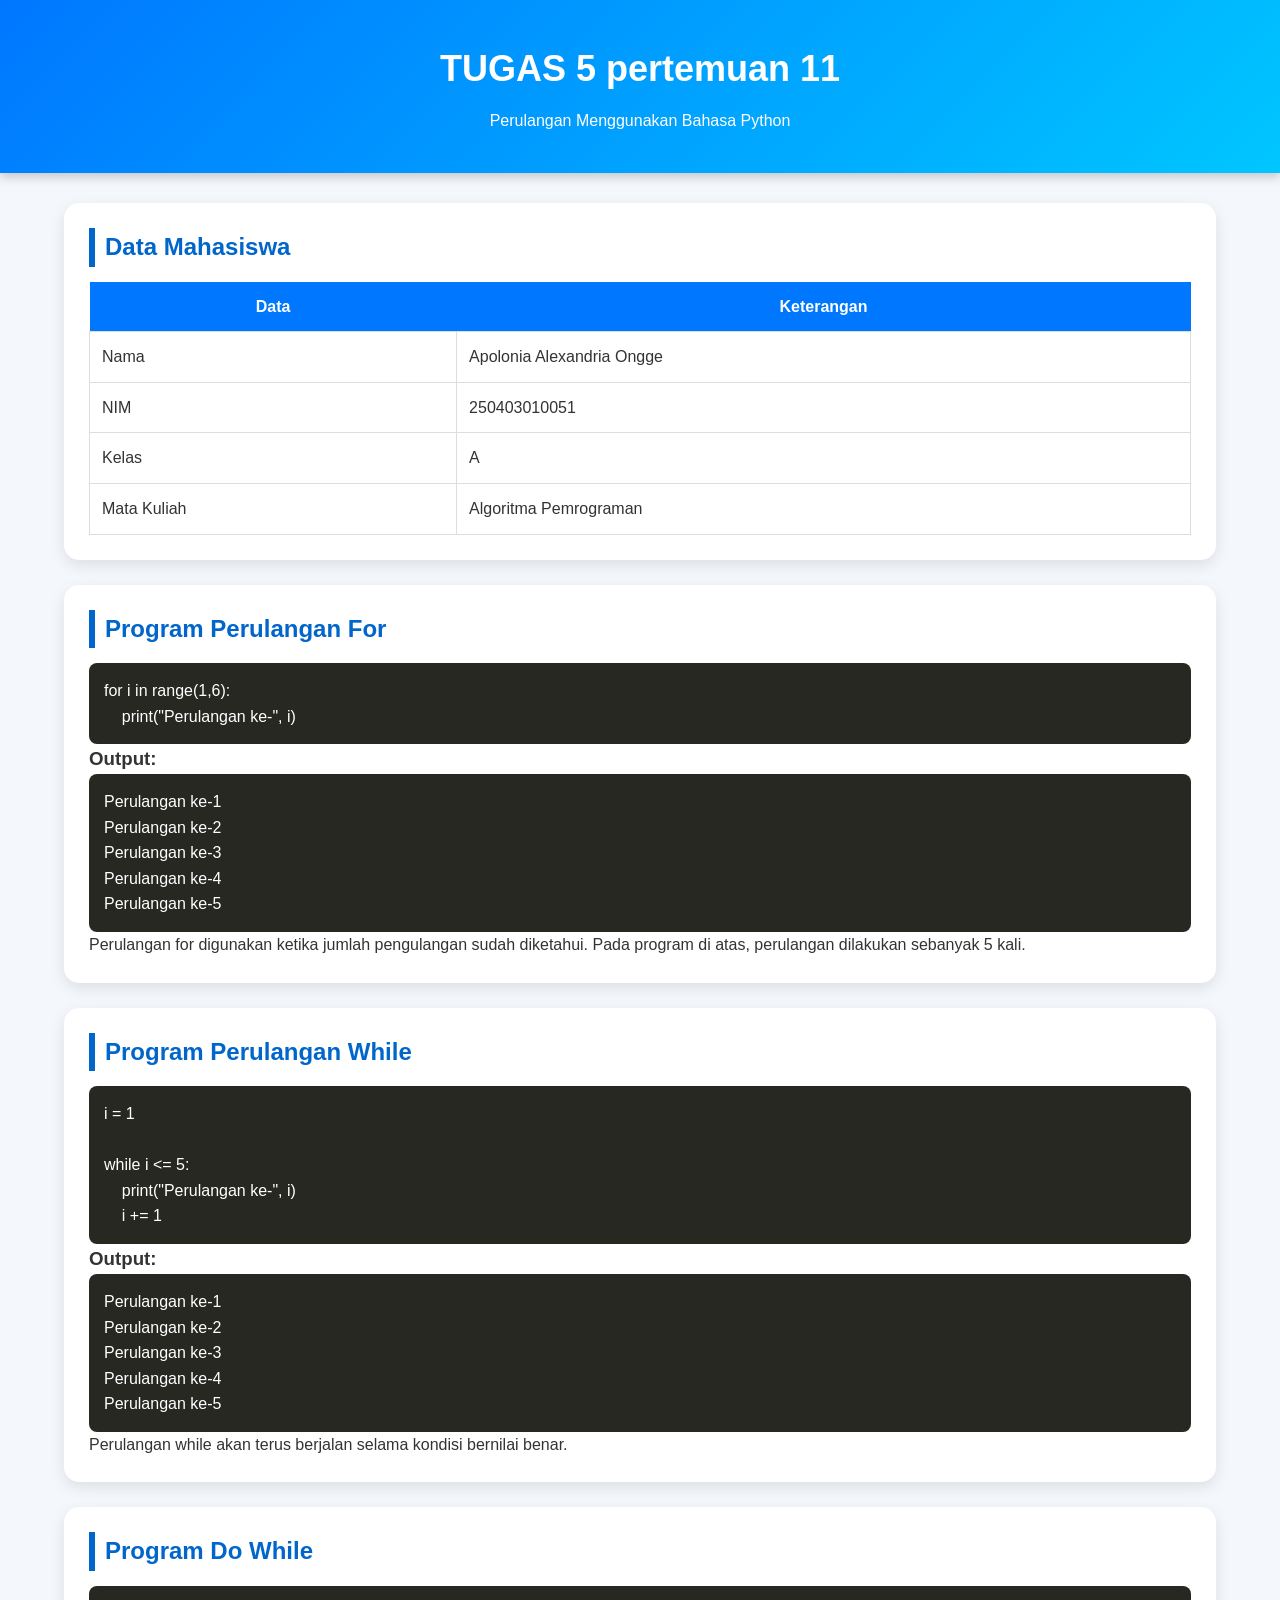
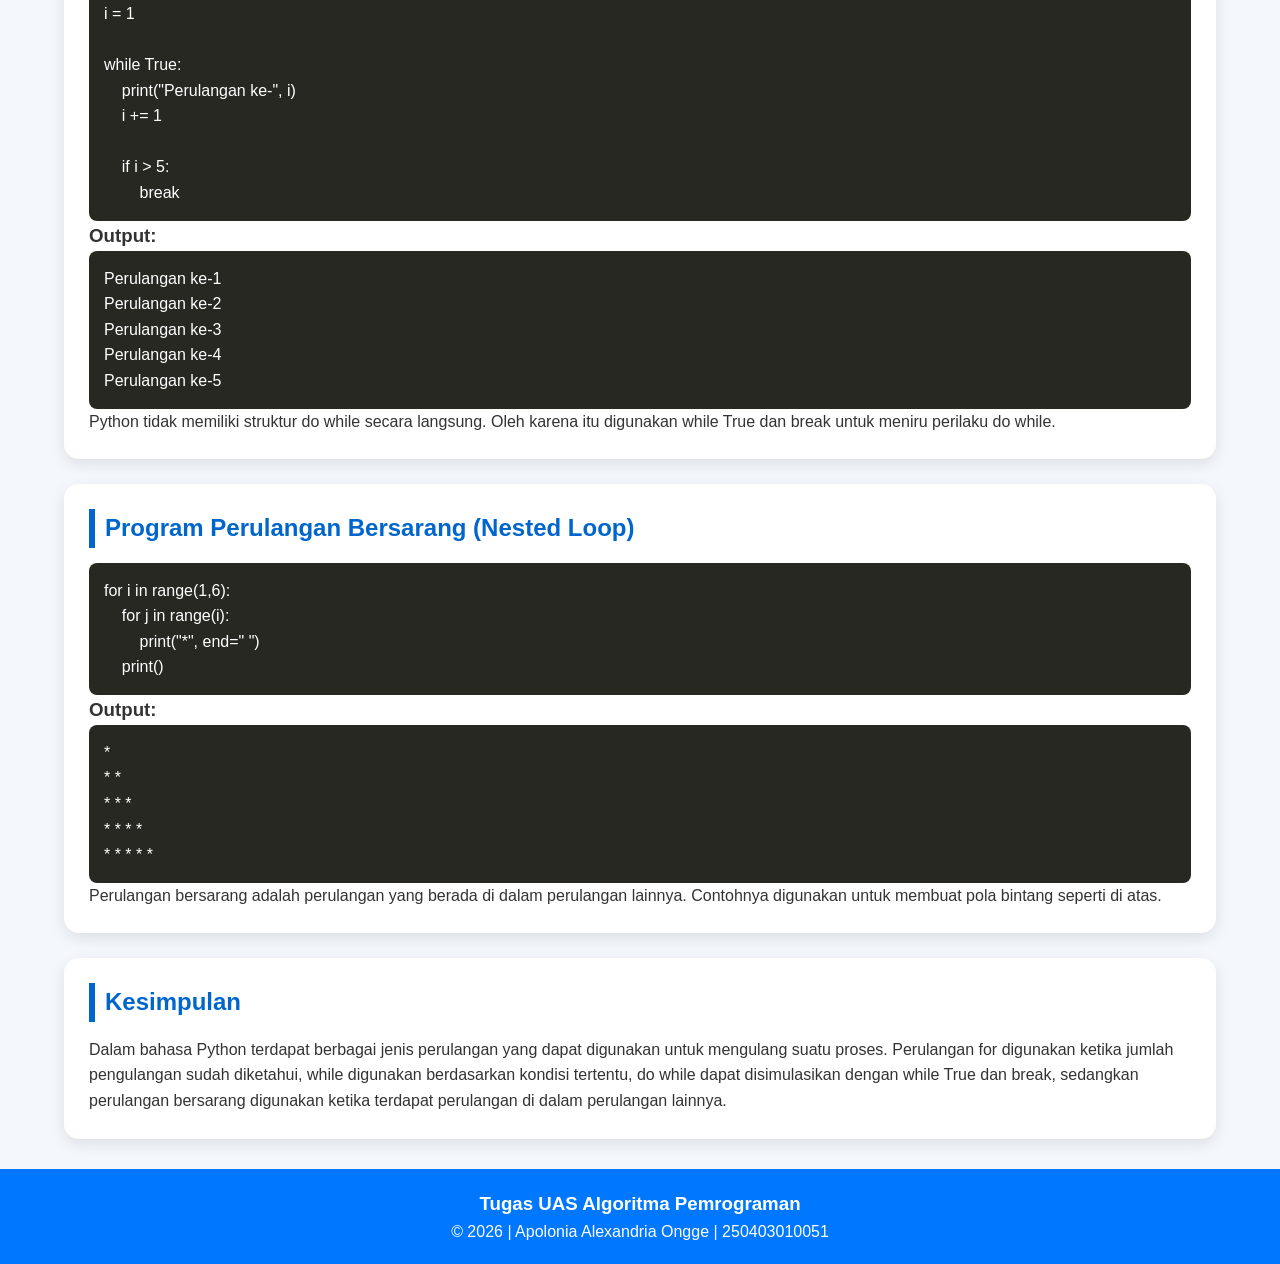
<file: tugas5.html>
<!DOCTYPE html>
<html lang="id">
<head>
<meta charset="UTF-8">
<meta name="viewport" content="width=device-width, initial-scale=1.0">
<title>Tugas 5 pertemuan 11 Algoritma Pemrograman</title>

<style>
*{
    margin:0;
    padding:0;
    box-sizing:border-box;
    font-family:'Segoe UI', Tahoma, Geneva, Verdana, sans-serif;
}

body{
    background:#f4f7fc;
    color:#333;
    line-height:1.6;
}

header{
    background:linear-gradient(135deg,#0077ff,#00c6ff);
    color:white;
    text-align:center;
    padding:40px;
    box-shadow:0 4px 10px rgba(0,0,0,0.2);
}

header h1{
    margin-bottom:10px;
    font-size:36px;
}

.container{
    width:90%;
    max-width:1200px;
    margin:30px auto;
}

.card{
    background:white;
    padding:25px;
    margin-bottom:25px;
    border-radius:15px;
    box-shadow:0 5px 15px rgba(0,0,0,0.1);
}

h2{
    color:#0066cc;
    margin-bottom:15px;
    border-left:6px solid #0066cc;
    padding-left:10px;
}

table{
    width:100%;
    border-collapse:collapse;
    margin-top:15px;
}

table th{
    background:#0077ff;
    color:white;
    padding:12px;
}

table td{
    border:1px solid #ddd;
    padding:12px;
    vertical-align:top;
}

pre{
    background:#272822;
    color:white;
    padding:15px;
    border-radius:8px;
    overflow:auto;
}

footer{
    background:#0077ff;
    color:white;
    text-align:center;
    padding:20px;
    margin-top:30px;
}
</style>
</head>

<body>

<header>
    <h1>TUGAS 5 pertemuan 11 </h1>
    <p>Perulangan Menggunakan Bahasa Python</p>
</header>

<div class="container">

    <div class="card">
        <h2>Data Mahasiswa</h2>

        <table>
            <tr>
                <th>Data</th>
                <th>Keterangan</th>
            </tr>
            <tr>
                <td>Nama</td>
                <td>Apolonia Alexandria Ongge</td>
            </tr>
            <tr>
                <td>NIM</td>
                <td>250403010051</td>
            </tr>
            <tr>
                <td>Kelas</td>
                <td>A</td>
            </tr>
            <tr>
                <td>Mata Kuliah</td>
                <td>Algoritma Pemrograman</td>
            </tr>
        </table>
    </div>

    <div class="card">
        <h2>Program Perulangan For</h2>

<pre>
for i in range(1,6):
    print("Perulangan ke-", i)
</pre>

        <h3>Output:</h3>

<pre>
Perulangan ke-1
Perulangan ke-2
Perulangan ke-3
Perulangan ke-4
Perulangan ke-5
</pre>

        <p>
            Perulangan for digunakan ketika jumlah pengulangan sudah diketahui.
            Pada program di atas, perulangan dilakukan sebanyak 5 kali.
        </p>
    </div>

    <div class="card">
        <h2>Program Perulangan While</h2>

<pre>
i = 1

while i <= 5:
    print("Perulangan ke-", i)
    i += 1
</pre>

        <h3>Output:</h3>

<pre>
Perulangan ke-1
Perulangan ke-2
Perulangan ke-3
Perulangan ke-4
Perulangan ke-5
</pre>

        <p>
            Perulangan while akan terus berjalan selama kondisi bernilai benar.
        </p>
    </div>

    <div class="card">
        <h2>Program Do While</h2>

<pre>
i = 1

while True:
    print("Perulangan ke-", i)
    i += 1

    if i > 5:
        break
</pre>

        <h3>Output:</h3>

<pre>
Perulangan ke-1
Perulangan ke-2
Perulangan ke-3
Perulangan ke-4
Perulangan ke-5
</pre>

        <p>
            Python tidak memiliki struktur do while secara langsung.
            Oleh karena itu digunakan while True dan break untuk
            meniru perilaku do while.
        </p>
    </div>

    <div class="card">
        <h2>Program Perulangan Bersarang (Nested Loop)</h2>

<pre>
for i in range(1,6):
    for j in range(i):
        print("*", end=" ")
    print()
</pre>

        <h3>Output:</h3>

<pre>
*
* *
* * *
* * * *
* * * * *
</pre>

        <p>
            Perulangan bersarang adalah perulangan yang berada di dalam
            perulangan lainnya. Contohnya digunakan untuk membuat pola
            bintang seperti di atas.
        </p>
    </div>

    <div class="card">
        <h2>Kesimpulan</h2>

        <p>
            Dalam bahasa Python terdapat berbagai jenis perulangan yang dapat
            digunakan untuk mengulang suatu proses. Perulangan for digunakan
            ketika jumlah pengulangan sudah diketahui, while digunakan
            berdasarkan kondisi tertentu, do while dapat disimulasikan dengan
            while True dan break, sedangkan perulangan bersarang digunakan
            ketika terdapat perulangan di dalam perulangan lainnya.
        </p>
    </div>

</div>

<footer>
    <h3>Tugas UAS Algoritma Pemrograman</h3>
    <p>© 2026 | Apolonia Alexandria Ongge | 250403010051</p>
</footer>

</body>
</html>
</file>
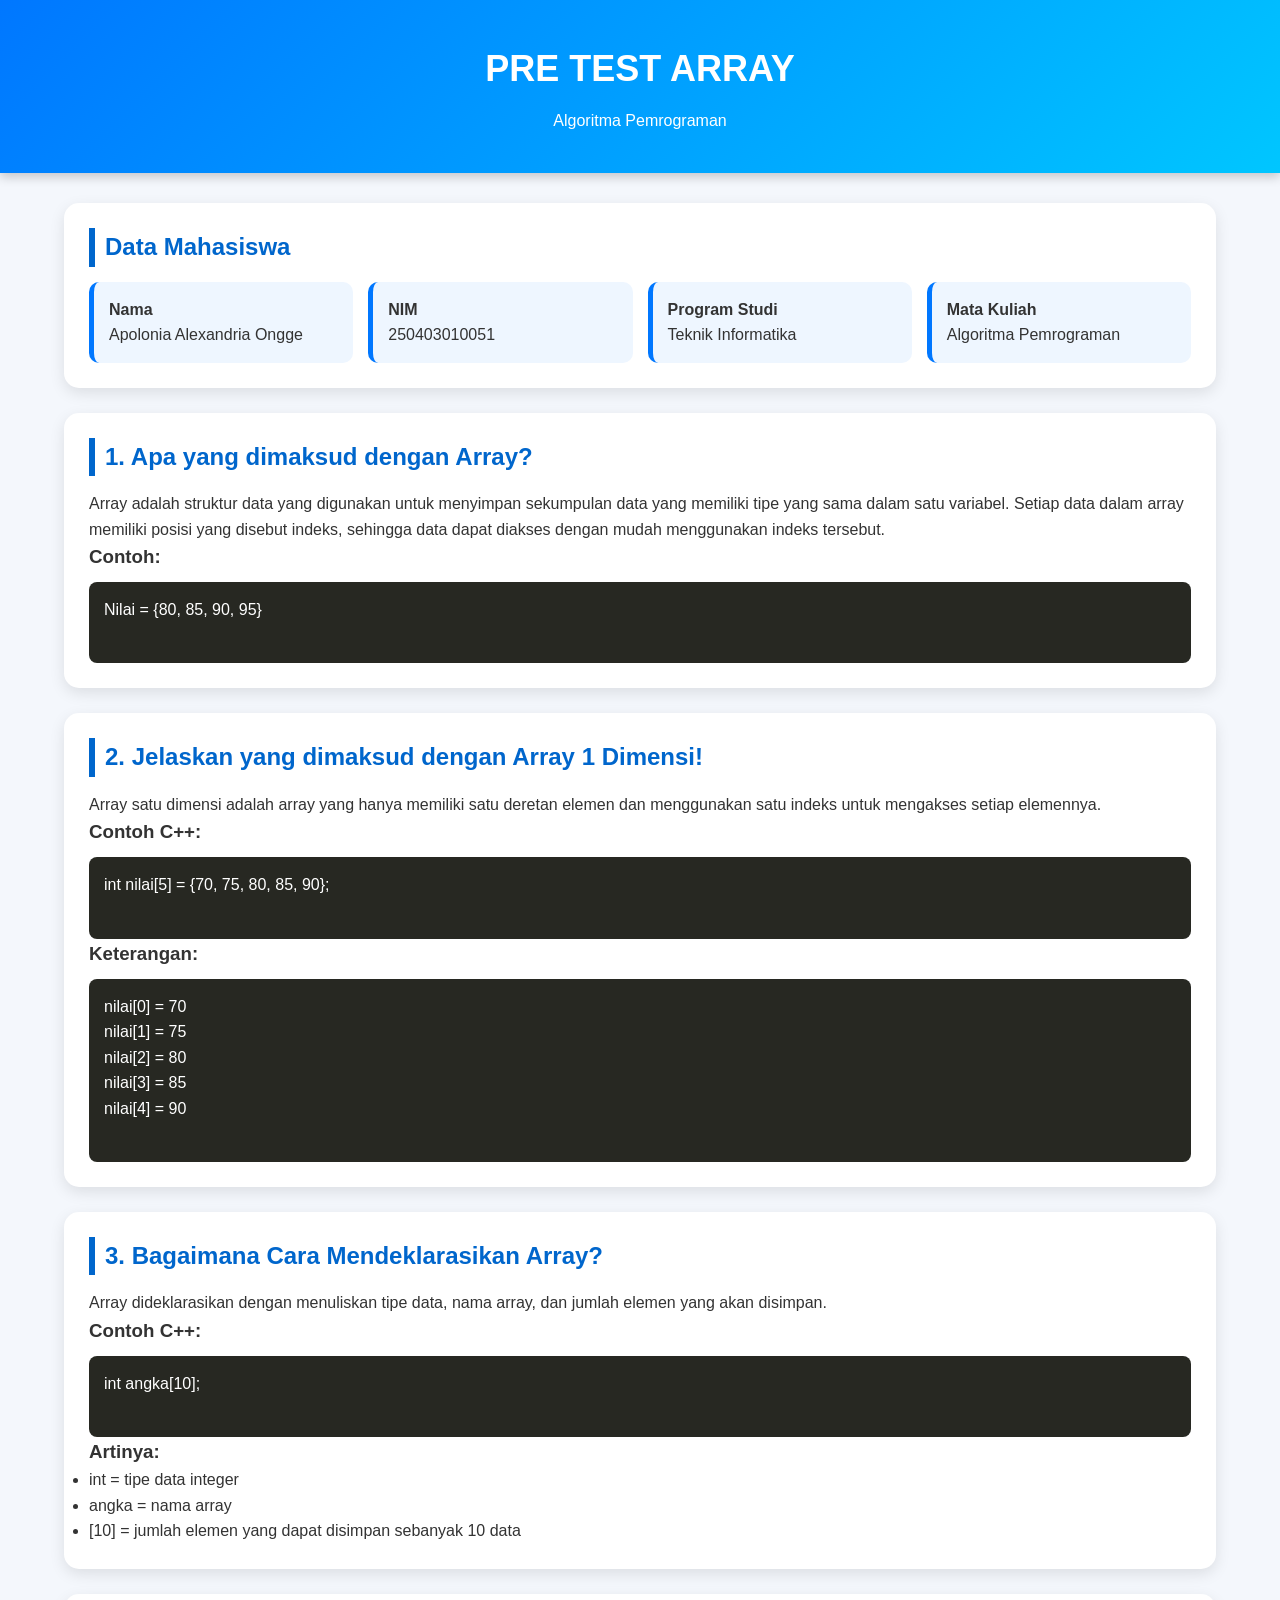
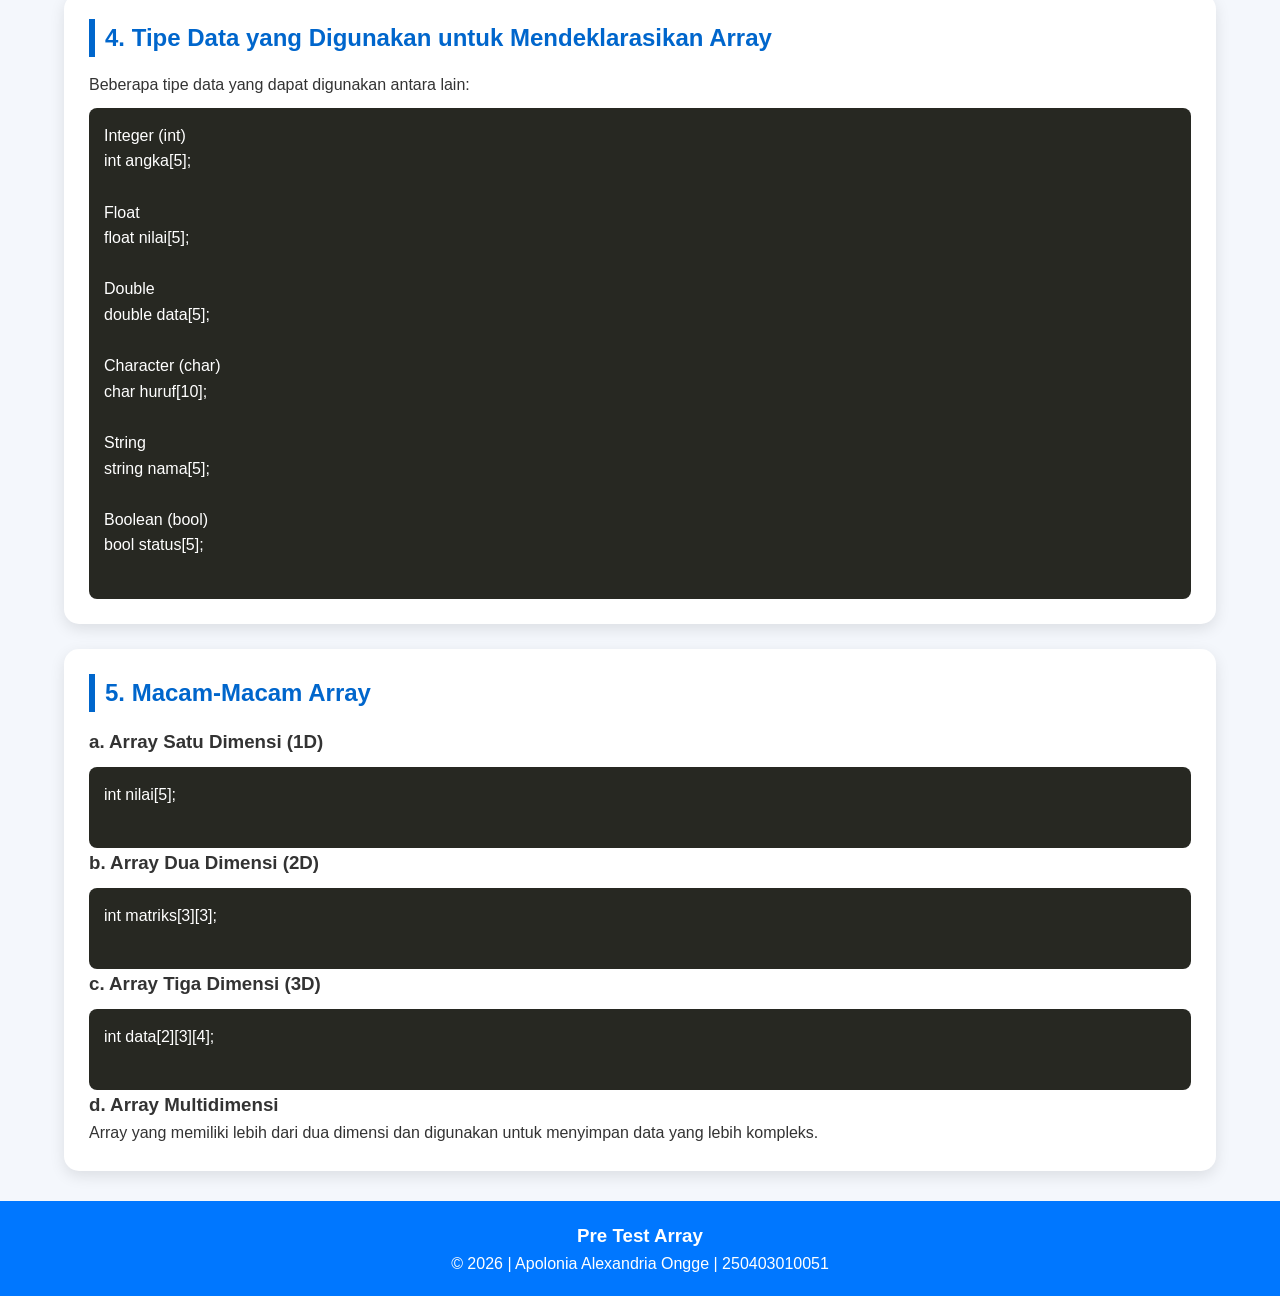
<file: tugas6.html>
<!DOCTYPE html>
<html lang="id">
<head>
<meta charset="UTF-8">
<meta name="viewport" content="width=device-width, initial-scale=1.0">
<title>Pre Test Array</title>

<style>
*{
    margin:0;
    padding:0;
    box-sizing:border-box;
    font-family:'Segoe UI', Tahoma, Geneva, Verdana, sans-serif;
}

body{
    background:#f4f7fc;
    color:#333;
    line-height:1.6;
}

header{
    background:linear-gradient(135deg,#0077ff,#00c6ff);
    color:white;
    text-align:center;
    padding:40px;
    box-shadow:0 4px 10px rgba(0,0,0,0.2);
}

header h1{
    margin-bottom:10px;
    font-size:36px;
}

.container{
    width:90%;
    max-width:1200px;
    margin:30px auto;
}

.card{
    background:white;
    padding:25px;
    margin-bottom:25px;
    border-radius:15px;
    box-shadow:0 5px 15px rgba(0,0,0,0.1);
}

h2{
    color:#0066cc;
    margin-bottom:15px;
    border-left:6px solid #0066cc;
    padding-left:10px;
}

pre{
    background:#272822;
    color:white;
    padding:15px;
    border-radius:8px;
    overflow:auto;
    margin-top:10px;
}

.info{
    display:grid;
    grid-template-columns:repeat(auto-fit,minmax(250px,1fr));
    gap:15px;
}

.box{
    background:#eef6ff;
    padding:15px;
    border-radius:10px;
    border-left:5px solid #0077ff;
}

footer{
    background:#0077ff;
    color:white;
    text-align:center;
    padding:20px;
    margin-top:30px;
}
</style>

</head>
<body>

<header>
    <h1>PRE TEST ARRAY</h1>
    <p>Algoritma Pemrograman</p>
</header>

<div class="container">

    <div class="card">
        <h2>Data Mahasiswa</h2>

        <div class="info">
            <div class="box">
                <strong>Nama</strong><br>
                Apolonia Alexandria Ongge
            </div>

            <div class="box">
                <strong>NIM</strong><br>
                250403010051
            </div>

            <div class="box">
                <strong>Program Studi</strong><br>
                Teknik Informatika
            </div>

            <div class="box">
                <strong>Mata Kuliah</strong><br>
                Algoritma Pemrograman
            </div>
        </div>
    </div>

    <div class="card">
        <h2>1. Apa yang dimaksud dengan Array?</h2>

        <p>
            Array adalah struktur data yang digunakan untuk menyimpan
            sekumpulan data yang memiliki tipe yang sama dalam satu variabel.
            Setiap data dalam array memiliki posisi yang disebut indeks,
            sehingga data dapat diakses dengan mudah menggunakan indeks tersebut.
        </p>

        <h3>Contoh:</h3>

        <pre>
Nilai = {80, 85, 90, 95}
        </pre>
    </div>

    <div class="card">
        <h2>2. Jelaskan yang dimaksud dengan Array 1 Dimensi!</h2>

        <p>
            Array satu dimensi adalah array yang hanya memiliki satu deretan
            elemen dan menggunakan satu indeks untuk mengakses setiap elemennya.
        </p>

        <h3>Contoh C++:</h3>

        <pre>
int nilai[5] = {70, 75, 80, 85, 90};
        </pre>

        <h3>Keterangan:</h3>

        <pre>
nilai[0] = 70
nilai[1] = 75
nilai[2] = 80
nilai[3] = 85
nilai[4] = 90
        </pre>
    </div>

    <div class="card">
        <h2>3. Bagaimana Cara Mendeklarasikan Array?</h2>

        <p>
            Array dideklarasikan dengan menuliskan tipe data,
            nama array, dan jumlah elemen yang akan disimpan.
        </p>

        <h3>Contoh C++:</h3>

        <pre>
int angka[10];
        </pre>

        <h3>Artinya:</h3>

        <ul>
            <li>int = tipe data integer</li>
            <li>angka = nama array</li>
            <li>[10] = jumlah elemen yang dapat disimpan sebanyak 10 data</li>
        </ul>
    </div>

    <div class="card">
        <h2>4. Tipe Data yang Digunakan untuk Mendeklarasikan Array</h2>

        <p>Beberapa tipe data yang dapat digunakan antara lain:</p>

        <pre>
Integer (int)
int angka[5];

Float
float nilai[5];

Double
double data[5];

Character (char)
char huruf[10];

String
string nama[5];

Boolean (bool)
bool status[5];
        </pre>
    </div>

    <div class="card">
        <h2>5. Macam-Macam Array</h2>

        <h3>a. Array Satu Dimensi (1D)</h3>

        <pre>
int nilai[5];
        </pre>

        <h3>b. Array Dua Dimensi (2D)</h3>

        <pre>
int matriks[3][3];
        </pre>

        <h3>c. Array Tiga Dimensi (3D)</h3>

        <pre>
int data[2][3][4];
        </pre>

        <h3>d. Array Multidimensi</h3>

        <p>
            Array yang memiliki lebih dari dua dimensi dan digunakan
            untuk menyimpan data yang lebih kompleks.
        </p>
    </div>

</div>

<footer>
    <h3>Pre Test Array</h3>
    <p>© 2026 | Apolonia Alexandria Ongge | 250403010051</p>
</footer>

</body>
</html>
</file>
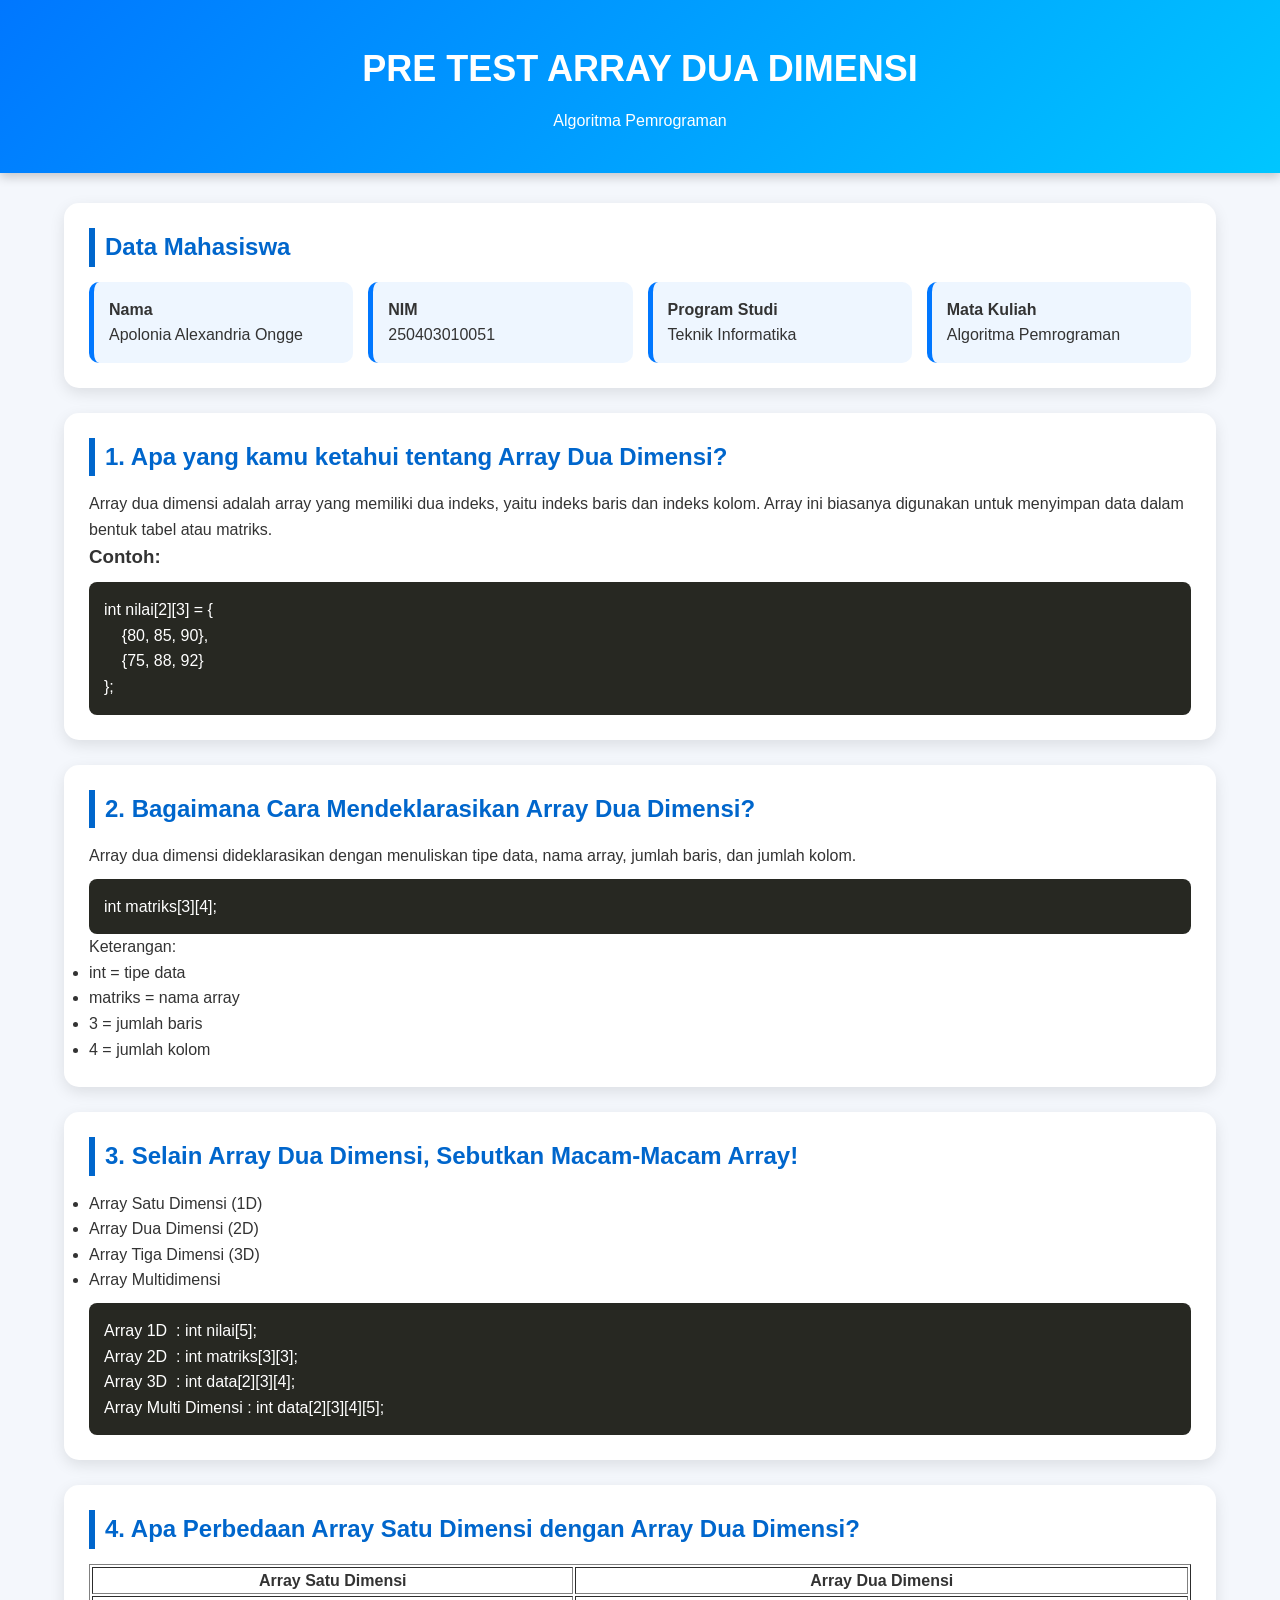
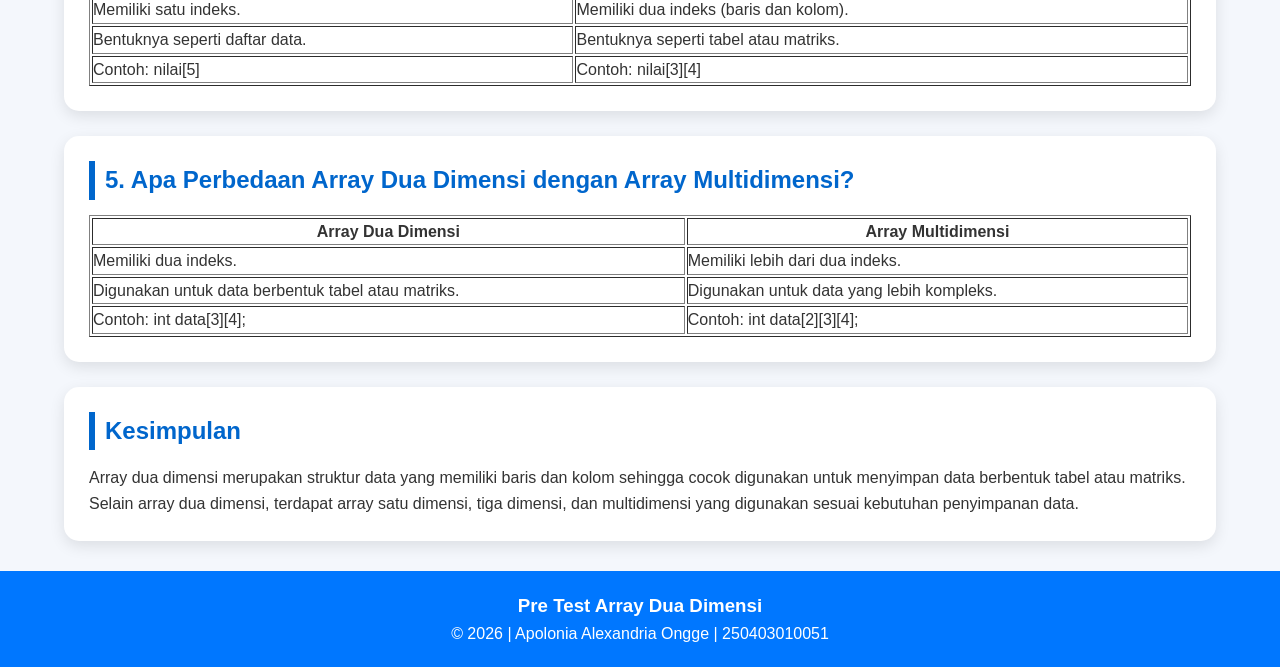
<file: tugas7.html>
<!DOCTYPE html>
<html lang="id">
<head>
<meta charset="UTF-8">
<meta name="viewport" content="width=device-width, initial-scale=1.0">
<title>Pre Test Array Dua Dimensi</title>

<style>
*{
    margin:0;
    padding:0;
    box-sizing:border-box;
    font-family:'Segoe UI', Tahoma, Geneva, Verdana, sans-serif;
}

body{
    background:#f4f7fc;
    color:#333;
    line-height:1.6;
}

header{
    background:linear-gradient(135deg,#0077ff,#00c6ff);
    color:white;
    text-align:center;
    padding:40px;
    box-shadow:0 4px 10px rgba(0,0,0,0.2);
}

header h1{
    margin-bottom:10px;
    font-size:36px;
}

.container{
    width:90%;
    max-width:1200px;
    margin:30px auto;
}

.card{
    background:white;
    padding:25px;
    margin-bottom:25px;
    border-radius:15px;
    box-shadow:0 5px 15px rgba(0,0,0,0.1);
}

h2{
    color:#0066cc;
    margin-bottom:15px;
    border-left:6px solid #0066cc;
    padding-left:10px;
}

pre{
    background:#272822;
    color:white;
    padding:15px;
    border-radius:8px;
    overflow:auto;
    margin-top:10px;
}

.info{
    display:grid;
    grid-template-columns:repeat(auto-fit,minmax(250px,1fr));
    gap:15px;
}

.box{
    background:#eef6ff;
    padding:15px;
    border-radius:10px;
    border-left:5px solid #0077ff;
}

footer{
    background:#0077ff;
    color:white;
    text-align:center;
    padding:20px;
    margin-top:30px;
}
</style>
</head>

<body>

<header>
    <h1>PRE TEST ARRAY DUA DIMENSI</h1>
    <p>Algoritma Pemrograman</p>
</header>

<div class="container">

    <div class="card">
        <h2>Data Mahasiswa</h2>

        <div class="info">
            <div class="box">
                <strong>Nama</strong><br>
                Apolonia Alexandria Ongge
            </div>

            <div class="box">
                <strong>NIM</strong><br>
                250403010051
            </div>

            <div class="box">
                <strong>Program Studi</strong><br>
                Teknik Informatika
            </div>

            <div class="box">
                <strong>Mata Kuliah</strong><br>
                Algoritma Pemrograman
            </div>
        </div>
    </div>

    <div class="card">
        <h2>1. Apa yang kamu ketahui tentang Array Dua Dimensi?</h2>

        <p>
            Array dua dimensi adalah array yang memiliki dua indeks,
            yaitu indeks baris dan indeks kolom. Array ini biasanya
            digunakan untuk menyimpan data dalam bentuk tabel atau matriks.
        </p>

        <h3>Contoh:</h3>

<pre>
int nilai[2][3] = {
    {80, 85, 90},
    {75, 88, 92}
};
</pre>

    </div>

    <div class="card">
        <h2>2. Bagaimana Cara Mendeklarasikan Array Dua Dimensi?</h2>

        <p>
            Array dua dimensi dideklarasikan dengan menuliskan tipe data,
            nama array, jumlah baris, dan jumlah kolom.
        </p>

<pre>
int matriks[3][4];
</pre>

        <p>
            Keterangan:
        </p>

        <ul>
            <li>int = tipe data</li>
            <li>matriks = nama array</li>
            <li>3 = jumlah baris</li>
            <li>4 = jumlah kolom</li>
        </ul>
    </div>

    <div class="card">
        <h2>3. Selain Array Dua Dimensi, Sebutkan Macam-Macam Array!</h2>

        <ul>
            <li>Array Satu Dimensi (1D)</li>
            <li>Array Dua Dimensi (2D)</li>
            <li>Array Tiga Dimensi (3D)</li>
            <li>Array Multidimensi</li>
        </ul>

<pre>
Array 1D  : int nilai[5];
Array 2D  : int matriks[3][3];
Array 3D  : int data[2][3][4];
Array Multi Dimensi : int data[2][3][4][5];
</pre>

    </div>

    <div class="card">
        <h2>4. Apa Perbedaan Array Satu Dimensi dengan Array Dua Dimensi?</h2>

        <table border="1" width="100%" cellpadding="10">
            <tr>
                <th>Array Satu Dimensi</th>
                <th>Array Dua Dimensi</th>
            </tr>

            <tr>
                <td>Memiliki satu indeks.</td>
                <td>Memiliki dua indeks (baris dan kolom).</td>
            </tr>

            <tr>
                <td>Bentuknya seperti daftar data.</td>
                <td>Bentuknya seperti tabel atau matriks.</td>
            </tr>

            <tr>
                <td>Contoh: nilai[5]</td>
                <td>Contoh: nilai[3][4]</td>
            </tr>
        </table>
    </div>

    <div class="card">
        <h2>5. Apa Perbedaan Array Dua Dimensi dengan Array Multidimensi?</h2>

        <table border="1" width="100%" cellpadding="10">
            <tr>
                <th>Array Dua Dimensi</th>
                <th>Array Multidimensi</th>
            </tr>

            <tr>
                <td>Memiliki dua indeks.</td>
                <td>Memiliki lebih dari dua indeks.</td>
            </tr>

            <tr>
                <td>Digunakan untuk data berbentuk tabel atau matriks.</td>
                <td>Digunakan untuk data yang lebih kompleks.</td>
            </tr>

            <tr>
                <td>Contoh: int data[3][4];</td>
                <td>Contoh: int data[2][3][4];</td>
            </tr>
        </table>
    </div>

    <div class="card">
        <h2>Kesimpulan</h2>

        <p>
            Array dua dimensi merupakan struktur data yang memiliki
            baris dan kolom sehingga cocok digunakan untuk menyimpan
            data berbentuk tabel atau matriks. Selain array dua dimensi,
            terdapat array satu dimensi, tiga dimensi, dan multidimensi
            yang digunakan sesuai kebutuhan penyimpanan data.
        </p>
    </div>

</div>

<footer>
    <h3>Pre Test Array Dua Dimensi</h3>
    <p>© 2026 | Apolonia Alexandria Ongge | 250403010051</p>
</footer>

</body>
</html>
</file>
<file: style.css>
*{
margin:0;
padding:0;
box-sizing:border-box;
font-family:'Poppins',sans-serif;
}

body{
background:#0f172a;
color:white;
}

header{
height:100vh;
background:
linear-gradient(
135deg,
#0f172a,
#1e293b
);
}

nav{
display:flex;
justify-content:space-between;
padding:20px 10%;
}

.logo{
color:#38bdf8;
}

.logo span{
color:#22c55e;
}

nav ul{
display:flex;
gap:25px;
list-style:none;
}

nav a{
color:white;
text-decoration:none;
}

.hero{
height:80vh;
display:flex;
flex-direction:column;
justify-content:center;
align-items:center;
text-align:center;
}

.hero h1{
font-size:60px;
color:#38bdf8;
}

.btn{
margin-top:20px;
padding:12px 30px;
background:#38bdf8;
color:white;
border-radius:30px;
text-decoration:none;
}

section{
padding:80px 10%;
}

.card{
display:flex;
align-items:center;
gap:40px;
padding:40px;
border-radius:25px;

background:
linear-gradient(
135deg,
#1e293b,
#0f172a
);

border:1px solid rgba(255,255,255,0.1);

box-shadow:
0 0 20px rgba(56,189,248,0.2);

transition:0.4s;
}

.card:hover{
transform:translateY(-8px);
box-shadow:
0 0 35px rgba(56,189,248,0.4);
}

.card img{
width:150px;
border-radius:50%;
}

.grid{
grid-template-columns:
repeat(auto-fit,minmax(250px,1fr));
gap:20px;
}

.box{
background:#1e293b;
padding:30px;
border-radius:20px;
text-align:center;
transition:0.4s;
}

.box:hover{
transform:translateY(-10px);
background:#38bdf8;
}

i{
font-size:40px;
margin-bottom:15px;
}

.profile-img img{
    width:220px;
    height:220px;
    object-fit:cover;
    border-radius:50%;
    border:5px solid #38bdf8;
    box-shadow:0 0 30px #38bdf8
}

.profile-info h3{
font-size:2rem;
margin-bottom:20px;
color:#38bdf8;
}

.info-item{
background:rgba(255,255,255,0.05);
padding:12px 18px;
margin-bottom:12px;
border-radius:12px;
font-size:1rem;
}

.task-box{
    display:block;
    text-decoration:none;
    color:white;

    background:#1e293b;

    padding:25px;

    border-radius:20px;

    transition:0.4s;
}

.task-box:hover{
    transform:translateY(-10px);
    box-shadow:0 0 25px #38bdf8;
}

.flowchart-container{
    margin-top:20px;
    text-align:center;
    padding:30px;
    border:2px solid #0077ff;
    border-radius:15px;
    background:#fafcff;
}

.terminal{
    width:180px;
    margin:auto;
    background:#005eff;
    color:white;
    padding:15px;
    border-radius:50px;
    font-weight:bold;
}

.input{
    width:250px;
    margin:auto;
    padding:20px;
    border:2px solid #005eff;
    transform:skew(-15deg);
    background:white;
}

.input *{
    transform:skew(15deg);
}

.output{
    width:250px;
    margin:auto;
    padding:20px;
    border:2px solid #005eff;
    transform:skew(-15deg);
    background:white;
}

.output *{
    transform:skew(15deg);
}

.decision{
    width:180px;
    height:180px;
    margin:auto;
    border:2px solid #005eff;
    background:white;
    transform:rotate(45deg);
    display:flex;
    align-items:center;
    justify-content:center;
    flex-direction:column;
}

.decision strong,
.decision br{
    display:none;
}

.decision{
    font-weight:bold;
}

.decision::before{
    content:"KONDISI:\A Nilai ≥ 75?";
    white-space:pre;
    transform:rotate(-45deg);
}

.branch{
    display:flex;
    justify-content:space-around;
    margin-top:40px;
    flex-wrap:wrap;
}

.left,.right{
    width:300px;
}

.label{
    font-size:22px;
    font-weight:bold;
    margin-bottom:15px;
}

.yes{
    color:green;
}

.no{
    color:red;
}

.process{
    border:2px solid #005eff;
    padding:20px;
    border-radius:10px;
    background:white;
}

.arrow{
    font-size:35px;
    margin:15px 0;
    font-weight:bold;
}

.flowchart-container{
    text-align:center;
    margin-top:20px;
}

.flowchart{
    background:#f8f9fa;
    border:2px solid #0077ff;
    border-radius:10px;
    padding:20px;
    font-family:Consolas, monospace;
    line-height:1.8;
}
.flowchart-img{
    width:350px;
    height:auto;
}
</file>
